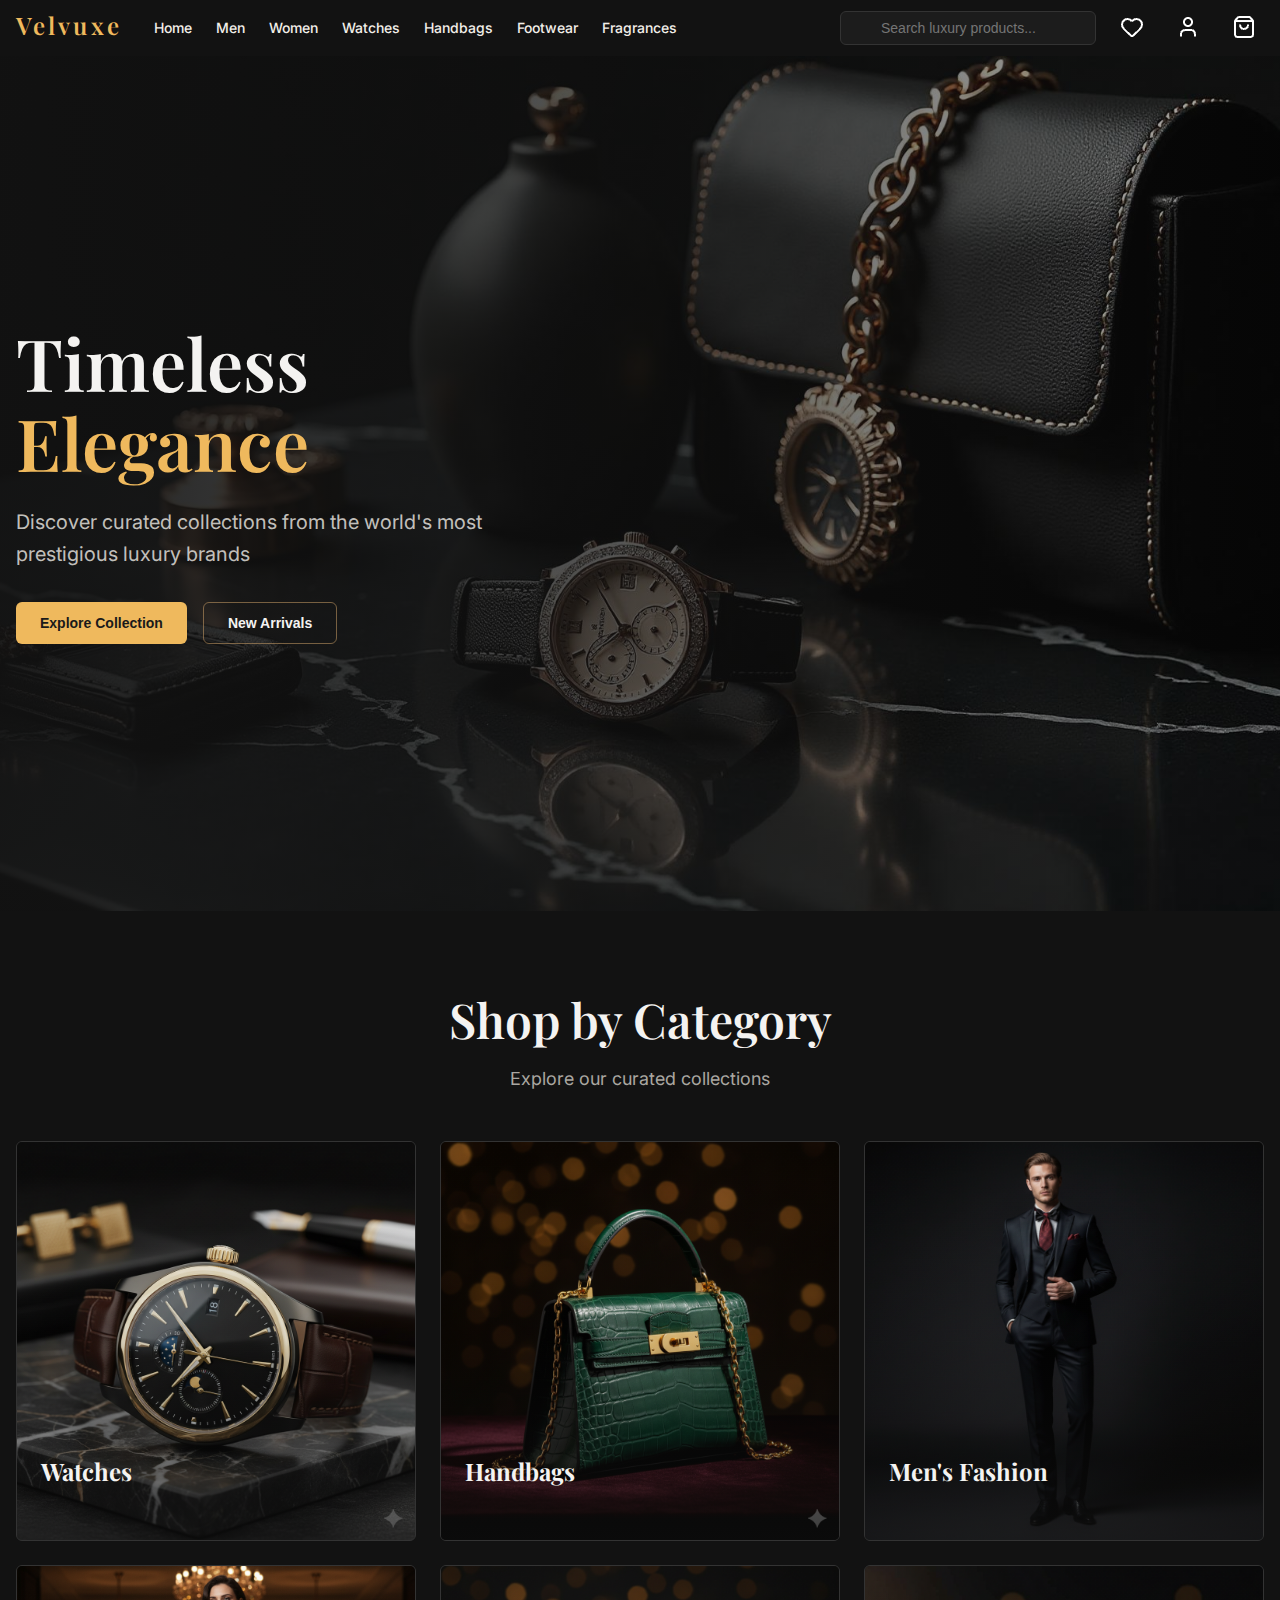
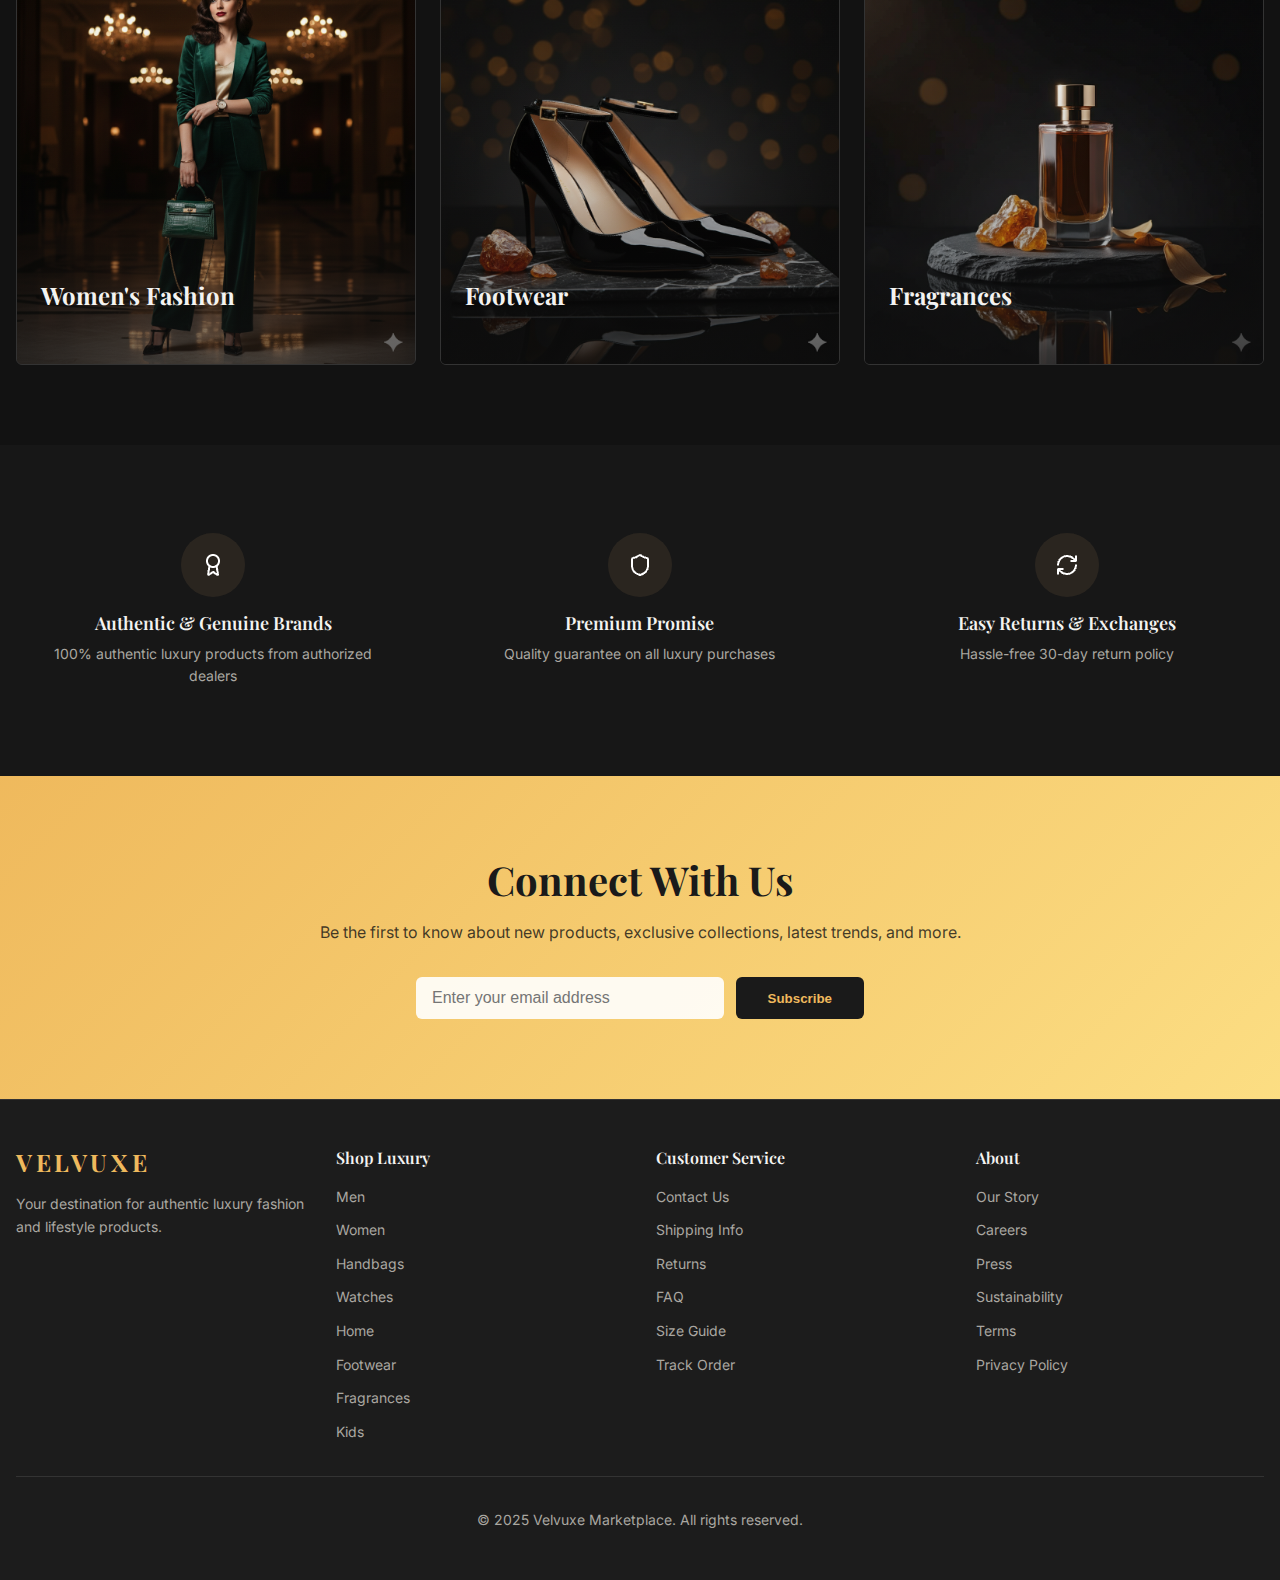
<file: index.html>
<!DOCTYPE html>
<html lang="en">
<head>
    <meta charset="utf-8">
    <meta name="viewport" content="width=device-width, initial-scale=1">
    <title>Velvuxe</title>
    <meta name="description" content="Discover authentic luxury fashion, watches and lifestyle products.">

    <link href="https://fonts.googleapis.com/css2?family=Inter:wght@300;400;500;600;700&family=Playfair+Display:wght@400;500;600;700&display=swap" rel="stylesheet">
    <link rel="stylesheet" href="style.css">
    <link rel="icon" href="images/Favicon.jpeg" type="image/jpeg">
</head>
<body>

<nav class="nav">
    <div class="nav-container">
        <div class="nav-left">
            <h1 id="logo">Velvuxe</h1>

            <ul class="nav-links">
                <li><a href="index.html">Home</a></li>
                <li><a href="Velvuxe2/men.html">Men</a></li>
                <li><a href="Velvuxe2/women.html">Women</a></li>
                <li><a href="Velvuxe2/watches.html">Watches</a></li>
                <li><a href="Velvuxe2/handbags.html">Handbags</a></li>
                <li><a href="Velvuxe2/footwear.html">Footwear</a></li>
                <li><a href="Velvuxe2/fragrances.html">Fragrances</a></li>
            </ul>
        </div>

        <div class="nav-right">
            <div class="s-container">
                <input type="search" placeholder="Search luxury products..." class="search-input">
            </div>


                <button class="nav-icon-btn">
                    <img src="images/heart.png" alt="Wishlist" class="icon">
                </button>
                <button class="nav-icon-btn">
                    <a href="login.html"><img src="images/user.png" alt="Account" class="icon"></a>
                </button>
                <button class="nav-icon-btn">
                    <img src="images/shop.png" alt="Bag" class="icon"></button>

        </div>
    </div>
</nav>

<section class="hero">
    <div class="hero-image">
    </div>
    <div class="hero-overlay">
    </div>
    <div class="hero-content">
        <h2 class="hero-title">Timeless 
            <span class="title-span">Elegance</span>
        </h2>
        <p class="hero-description">
            Discover curated collections from the world's most prestigious luxury brands
        </p>
        <div class="hero-buttons">
            <button class="button primary">Explore Collection</button>
            <button class="button outline">New Arrivals</button>
        </div>
    </div>
</section>

<section class="category-section">
    <div class="section-header">
        <h2 class="section-title">Shop by Category</h2>

        <p class="section-subtitle">Explore our curated collections</p>
    </div>
    <div class="category-grid">
        <a href="velvuxe2/watches.html" class="category-card">
            <div class="category-image-container">
                <img src="images/Watches.png" alt="Luxury Watches" class="category-image">
                <div class="category-overlay">
                </div>
                <div class="category-info">
                    <h3 class="category-name">Watches</h3>
                    <p class="category-link-text">Explore Collection →</p>
                </div>
            </div>
        </a>
        <a href="velvuxe2/handbags.html" class="category-card">
            <div class="category-image-container">
                <img src="images/handbag.png" alt="Handbags" class="category-image">
                <div class="category-overlay">
                </div>
                <div class="category-info">
                    <h3 class="category-name">Handbags</h3>
                    <p class="category-link-text">Explore Collection →</p>
                </div>
            </div>
        </a>
        <a href="velvuxe2/men.html" class="category-card">
            <div class="category-image-container">
                <img src="images/manfashion1.png" alt="Men's Fashion" class="category-image">
                <div class="category-overlay">
                </div>
                <div class="category-info">
                    <h3 class="category-name">Men's Fashion</h3>
                    <p class="category-link-text">Explore Collection →</p>
                </div>
            </div>
        </a>

        <a href="velvuxe2/women.html" class="category-card">
            <div class="category-image-container">
                <img src="images/womanfashion.png" alt="Women's Fashion" class="category-image">
                <div class="category-overlay">
                </div>
                <div class="category-info">
                    <h3 class="category-name">Women's Fashion</h3>
                    <p class="category-link-text">Explore Collection →</p>
                </div>
            </div>
        </a>

        <a href="velvuxe2/footwear.html" class="category-card">
            <div class="category-image-container">
                <img src="images/footwear.png" alt="Designer Shoes" class="category-image">
                <div class="category-overlay">
                </div>
                <div class="category-info">
                    <h3 class="category-name">Footwear</h3>
                    <p class="category-link-text">Explore Collection →</p>
                </div>
            </div>
        </a>

        <a href="velvuxe2/fragrances.html" class="category-card">
            <div class="category-image-container">
                <img src="images/fragrances.png" alt="Luxury Fragrances" class="category-image">
                <div class="category-overlay"></div>
                <div class="category-info">
                    <h3 class="category-name">Fragrances</h3>
                    <p class="category-link-text">Explore Collection →</p>
                </div>
            </div>
        </a>
    </div>
</section>

<section class="t-section">
    <div class="t-container">
        <div class="t-badge">
            <div class="b-icon"><img src="images/award.png" alt="Award" class="icon"></div>
            <h3 class="b-title">Authentic & Genuine Brands</h3>
            <p class="b-description">100% authentic luxury products from authorized dealers</p>
        </div>
        <div class="t-badge">
            <div class="b-icon"><img src="images/shield.png" alt="Shield" class="icon"></div>
            <h3 class="b-title">Premium Promise</h3>
            <p class="b-description">Quality guarantee on all luxury purchases</p>
        </div>
        <div class="t-badge">
            <div class="b-icon"><img src="images/refresh-cw.png" alt="Returns" class="icon"></div>
            <h3 class="b-title">Easy Returns & Exchanges</h3>
            <p class="b-description">Hassle-free 30-day return policy</p>
        </div>
    </div>
</section>

<section class="n-section">
    <div class="n-container">
        <h2 class="n-title">Connect With Us</h2>
        <p class="n-para">Be the first to know about new products, exclusive collections, latest trends, and more.</p>
        <form class="n-form">
            <input type="email" placeholder="Enter your email address" class="n-input" required>
            <button type="submit" class="n-btn">Subscribe</button>
        </form>
    </div>
</section>

<footer class="footer">
    <div class="f-container">
        <div class="f-grid">
            <div class="f-column">
                <h3 class="f-brand">VELVUXE</h3>
                <p class="f-description">Your destination for authentic luxury fashion and lifestyle products.</p>
            </div>

            <div class="f-column">
                <h4 class="f-heading">Shop Luxury</h4>
                <ul class="f-links">
                    <li><a>Men</a></li>
                    <li><a>Women</a></li>
                    <li><a>Handbags</a></li>
                    <li><a>Watches</a></li>
                    <li><a>Home</a></li>
                    <li><a>Footwear</a></li>
                    <li><a>Fragrances</a></li>
                    <li><a>Kids</a></li>
                </ul>
            </div>

            <div class="f-column">
                <h4 class="f-heading">Customer Service</h4>
                <ul class="f-links">
                    <li><a>Contact Us</a></li>
                    <li><a>Shipping Info</a></li>
                    <li><a>Returns</a></li>
                    <li><a>FAQ</a></li>
                    <li><a>Size Guide</a></li>
                    <li><a>Track Order</a></li>
                </ul>
            </div>

            <div class="f-column">
                <h4 class="f-heading">About</h4>
                <ul class="f-links">
                    <li><a>Our Story</a></li>
                    <li><a>Careers</a></li>
                    <li><a>Press</a></li>
                    <li><a>Sustainability</a></li>
                    <li><a>Terms</a></li>
                    <li><a>Privacy Policy</a></li>
                </ul>
            </div>
        </div>

        <div class="f-bottom">
            <p>&copy; 2025 Velvuxe Marketplace. All rights reserved.</p>
        </div>
    </div>
</footer>

</body>
</html>
</file>
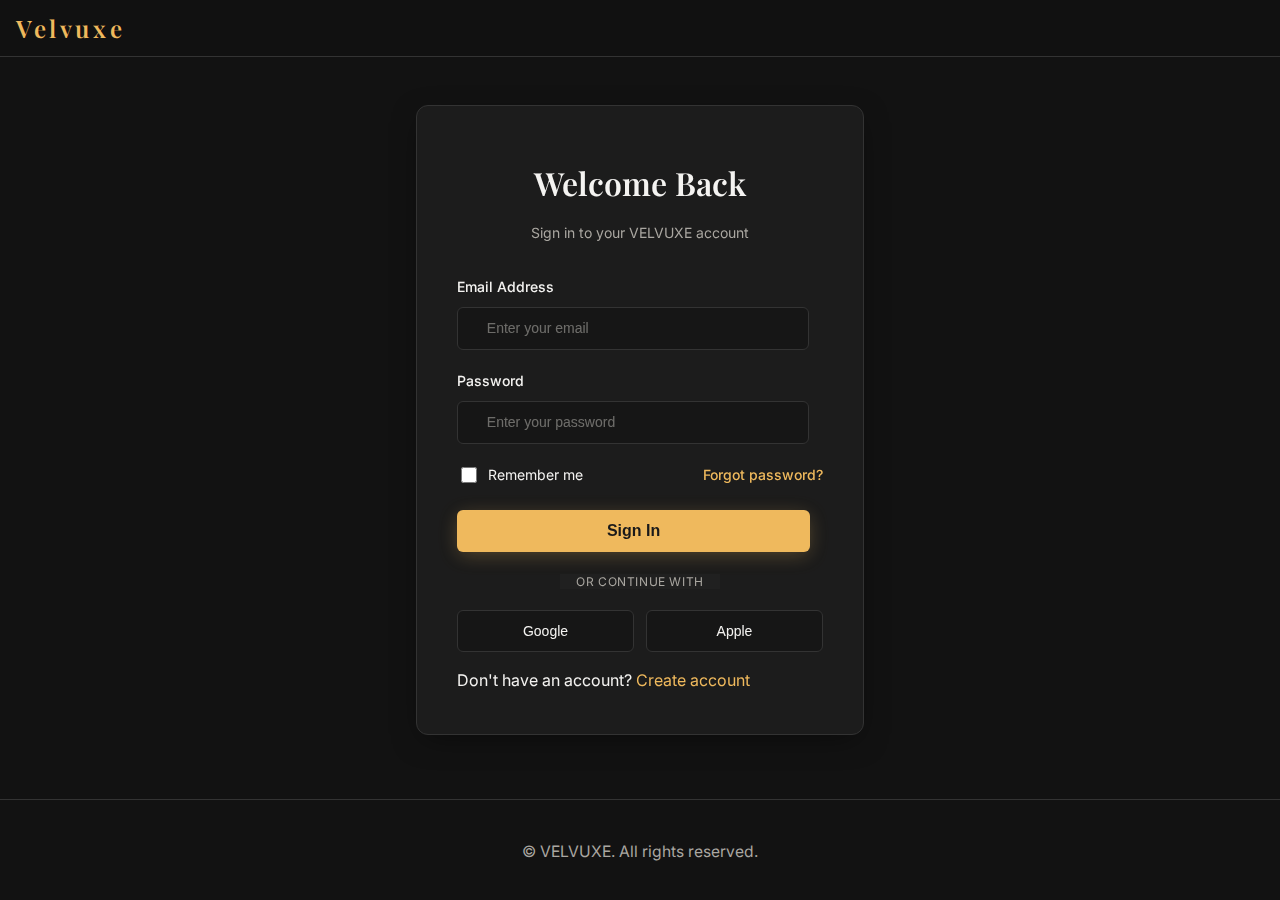
<file: login.html>
<!DOCTYPE html>
<html lang="en">
<head>
    <meta charset="UTF-8">
    <meta name="viewport" content="width=device-width, initial-scale=1.0">
    <title>Login - VELVUXE</title>
    <meta name="description" content="Sign in to your VELVUXE account for exclusive luxury shopping">

    <link href="https://fonts.googleapis.com/css2?family=Inter:wght@400;500;600;700&family=Playfair+Display:wght@600;700&display=swap" rel="stylesheet">
    <link rel="icon" href="images/Favicon.jpeg" type="image/jpeg">
    <link rel="stylesheet" href="login.css">
</head>
<body>
    <nav class="navigation">
        <div class="nav-container">
            <div class="nav-content">
                    <a href="index.html" class="logo">
                        <h1>Velvuxe</h1>
                    </a>
            </div>
        </div>
    </nav>

    <section class="login-section">
        <div class="login-container">
            <div class="login-card">
                <div class="login-header">
                    <h2 class="login-title">Welcome Back</h2>
                    <p class="login-subtitle">Sign in to your VELVUXE account</p>
                </div>

                <form>
                    <div class="form-group">
                        <label for="email" class="form-label">Email Address</label>
                        <div class="input-wrapper">
                            <input 
                                type="email" 
                                id="email" 
                                class="form-input" 
                                placeholder="Enter your email"
                                required
                            >
                        </div>
                    </div>

                    <div class="form-group">
                        <label for="password" class="form-label">Password</label>
                        <div class="input-wrapper">
                            <input 
                                type="password" 
                                id="password" 
                                class="form-input" 
                                placeholder="Enter your password"
                                required
                            >
                        </div>
                    </div>

                    <div class="form-options">
                        <label class="checkbox-label">
                            <input type="checkbox" id="remember" class="checkbox-input">
                            <span class="checkbox-text">Remember me</span>
                        </label>
                        <a href="#" class="forgot-link">Forgot password?</a>
                    </div>

                    <button type="submit" class="btn btn-primary login-btn">
                        <span>Sign In</span>
                    </button>

                    <div class="divider">
                        <span class="divider-text">or continue with</span>
                    </div>

                    <div class="social-login">
                        <button type="button" class="social-btn">
                            <span>Google</span>
                        </button>
                        <button type="button" class="social-btn">
                            <span>Apple</span>
                        </button>
                    </div>

                    <p class="signup-text">
                        Don't have an account? 
                        <a class="signup-link">Create account</a>
                    </p>
                </form>
            </div>
        </div>
    </section>
        <hr class="f-divider">
    <footer class="footer">
        <div class="footer-container">
            <div class="footer-bottom">
                <p>&copy; <span id="currentYear"></span> VELVUXE. All rights reserved.</p>
            </div>
        </div>
    </footer>
</body>
</html>
</file>
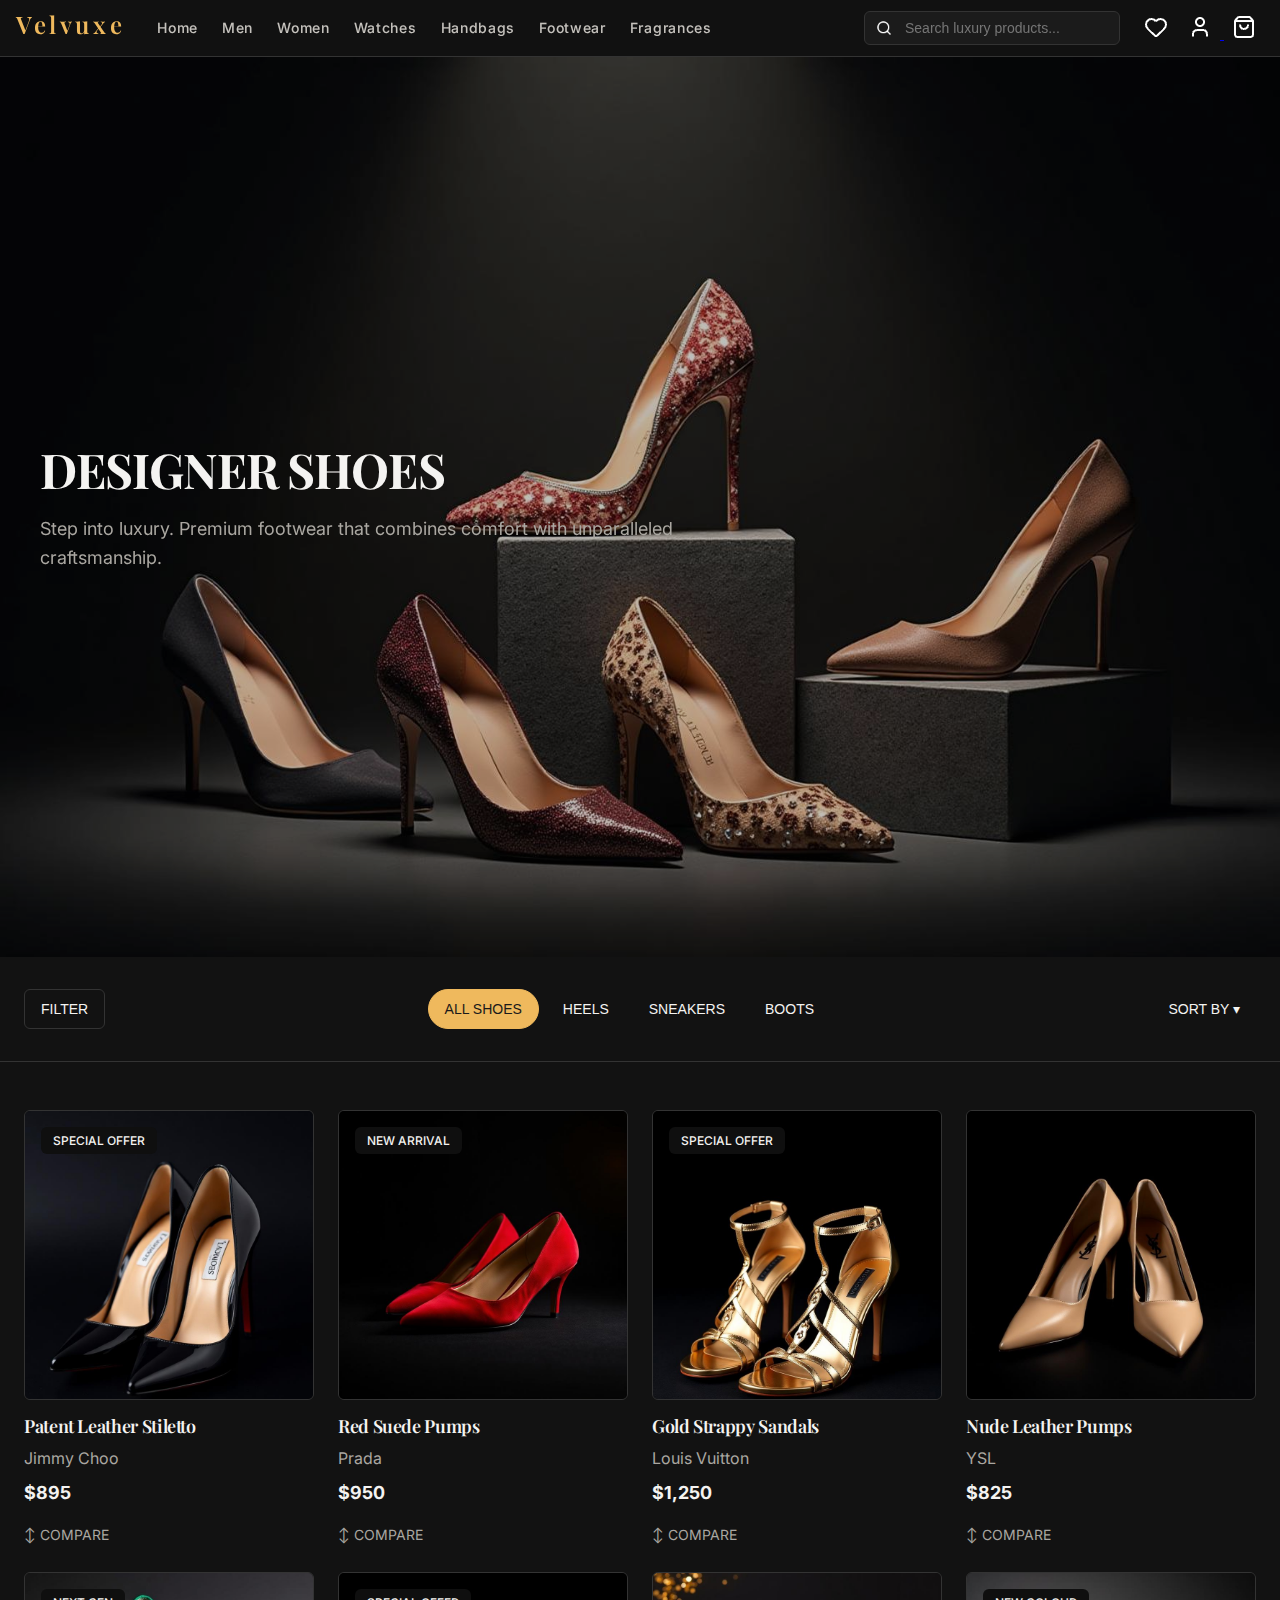
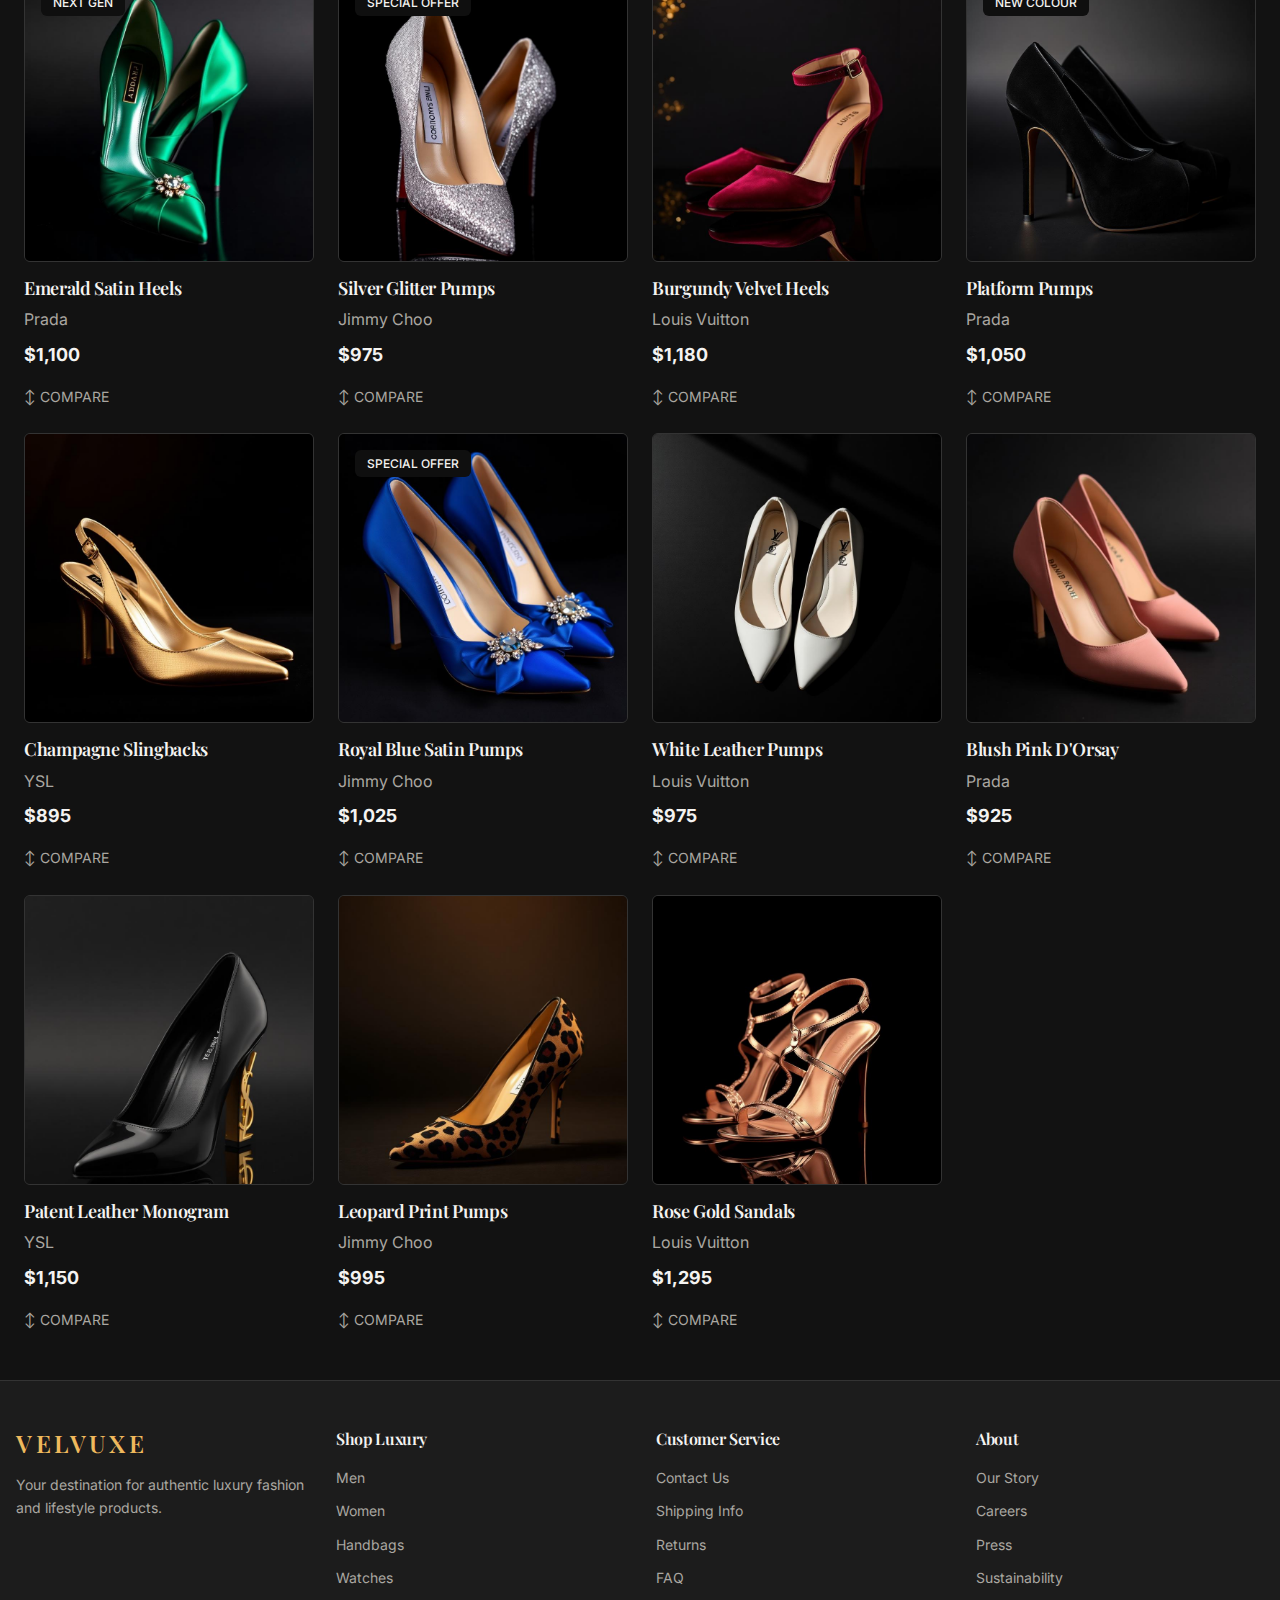
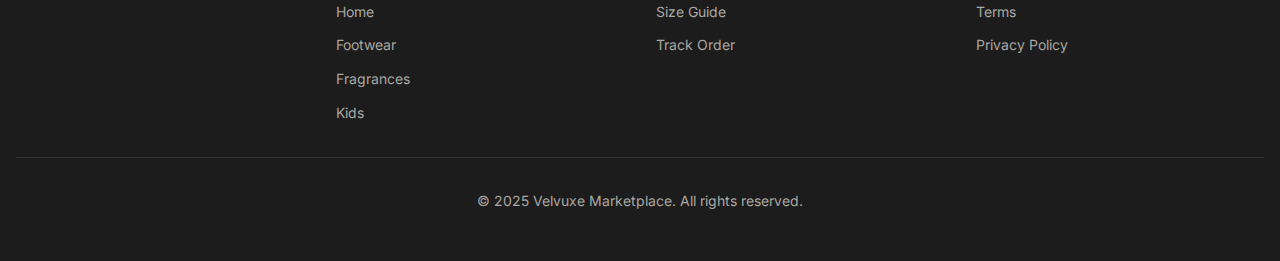
<file: Velvuxe2/footwear.html>
<!DOCTYPE html>
<html lang="en">
<head>
  <meta charset="utf-8">
  <meta name="viewport" content="width=device-width, initial-scale=1">
  <title>Designer Shoes - Velvuxe</title>
  <link rel="stylesheet" href="category-shared.css">
  <link rel="icon" href="../images/Favicon.jpeg" type="image/jpeg">
</head>
<body>
  <nav class="navigation">
    <div class="nav-container">
      <div class="nav-left">
        <a href="../index.html" class="logo"><h1>Velvuxe</h1></a>
        <ul class="nav-links">
          <li><a href="../index.html#home">Home</a></li>
          <li><a href="men.html">Men</a></li>
          <li><a href="women.html">Women</a></li>
          <li><a href="watches.html">Watches</a></li>
          <li><a href="handbags.html">Handbags</a></li>
          <li><a href="footwear.html">Footwear</a></li>
          <li><a href="fragrances.html">Fragrances</a></li>
        </ul>
      </div>

      <div class="nav-right">
        <div class="search-container">
          <img src="../images/search.png" alt="Search" class="icon search-icon">
          <input type="search" placeholder="Search luxury products..." class="search-input">
        </div>

        <div class="nav-actions">
          <button class="nav-icon-btn">
            <img src="../images/heart.png" alt="Wishlist" class="icon">
          </button>
          <a href="../login.html" class="nav-account-link">
            <button class="nav-icon-btn">
              <img src="../images/user.png" alt="Account" class="icon">
            </button>
          </a>
          <button class="nav-icon-btn">
            <img src="../images/shop.png" alt="Bag" class="icon">
          </button>
        </div>
      </div>
    </div>
  </nav>

  <div class="page">
    <section class="image-hero">
      <div class="hero-image" style="background-image: url('../images/hero-heels-4.jpg');"></div>
      <div class="hero-overlay"></div>
      <div class="hero-content">
        <div class="container">
          <h1>DESIGNER SHOES</h1>
          <p>Step into luxury. Premium footwear that combines comfort with unparalleled craftsmanship.</p>
        </div>
      </div>
    </section>

    <section class="filters">
      <div class="container">
        <div class="filter-row">
          <button class="btn">
            FILTER
          </button>
          
          <div class="filter-buttons">
            <button class="btn btn-rounded active">ALL SHOES</button>
            <button class="btn btn-rounded btn-ghost">HEELS</button>
            <button class="btn btn-rounded btn-ghost">SNEAKERS</button>
            <button class="btn btn-rounded btn-ghost">BOOTS</button>
          </div>

          <button class="btn btn-ghost">SORT BY ▾</button>
        </div>
      </div>
    </section>

    <section class="products">
      <div class="container">
        <div class="product-grid">
          <a href="#" class="product-card">
            <div class="product-image-wrap">
              <div class="product-badge">SPECIAL OFFER</div>
              <img src="../images/footwear/heel-1-main%20(1).jpg" alt="Jimmy Choo Patent Leather Stiletto" class="img-default">
              <img src="../images/footwear/heel-1-hover%20(1).jpg" alt="Jimmy Choo Patent Leather Stiletto" class="img-hover">
            </div>
            <h3>Patent Leather Stiletto</h3>
            <p class="product-desc">Jimmy Choo</p>
            <p class="product-price">$895</p>
            <span class="product-compare">↕ COMPARE</span>
          </a>

          <a href="#" class="product-card">
            <div class="product-image-wrap">
              <div class="product-badge">NEW ARRIVAL</div>
              <img src="../images/footwear/heel-2-main.jpg" alt="Prada Red Suede Pumps" class="img-default">
              <img src="../images/footwear/heel-2-hover.jpg" alt="Prada Red Suede Pumps" class="img-hover">
            </div>
            <h3>Red Suede Pumps</h3>
            <p class="product-desc">Prada</p>
            <p class="product-price">$950</p>
            <span class="product-compare">↕ COMPARE</span>
          </a>

          <a href="#" class="product-card">
            <div class="product-image-wrap">
              <div class="product-badge">SPECIAL OFFER</div>
              <img src="../images/footwear/heel-3-main.jpg" alt="Louis Vuitton Gold Strappy Sandals" class="img-default">
              <img src="../images/footwear/heel-3-hover.jpg" alt="Louis Vuitton Gold Strappy Sandals" class="img-hover">
            </div>
            <h3>Gold Strappy Sandals</h3>
            <p class="product-desc">Louis Vuitton</p>
            <p class="product-price">$1,250</p>
            <span class="product-compare">↕ COMPARE</span>
          </a>

          <a href="#" class="product-card">
            <div class="product-image-wrap">
              <img src="../images/footwear/heel-4-main.jpg" alt="YSL Nude Leather Pumps" class="img-default">
              <img src="../images/footwear/heel-4-hover.jpg" alt="YSL Nude Leather Pumps" class="img-hover">
            </div>
            <h3>Nude Leather Pumps</h3>
            <p class="product-desc">YSL</p>
            <p class="product-price">$825</p>
            <span class="product-compare">↕ COMPARE</span>
          </a>

          <a href="#" class="product-card">
            <div class="product-image-wrap">
              <div class="product-badge">NEXT GEN</div>
              <img src="../images/footwear/heel-5-main.jpg" alt="Prada Emerald Satin Heels" class="img-default">
              <img src="../images/footwear/heel-5-hover.jpg" alt="Prada Emerald Satin Heels" class="img-hover">
            </div>
            <h3>Emerald Satin Heels</h3>
            <p class="product-desc">Prada</p>
            <p class="product-price">$1,100</p>
            <span class="product-compare">↕ COMPARE</span>
          </a>

          <a href="#" class="product-card">
            <div class="product-image-wrap">
              <div class="product-badge">SPECIAL OFFER</div>
              <img src="../images/footwear/heel-6-main.jpg" alt="Jimmy Choo Silver Glitter Pumps" class="img-default">
              <img src="../images/footwear/heel-6-hover.jpg" alt="Jimmy Choo Silver Glitter Pumps" class="img-hover">
            </div>
            <h3>Silver Glitter Pumps</h3>
            <p class="product-desc">Jimmy Choo</p>
            <p class="product-price">$975</p>
            <span class="product-compare">↕ COMPARE</span>
          </a>

          <a href="#" class="product-card">
            <div class="product-image-wrap">
              <img src="../images/footwear/heel-7-main.jpg" alt="Louis Vuitton Burgundy Velvet Heels" class="img-default">
              <img src="../images/footwear/heel-7-hover.jpg" alt="Louis Vuitton Burgundy Velvet Heels" class="img-hover">
            </div>
            <h3>Burgundy Velvet Heels</h3>
            <p class="product-desc">Louis Vuitton</p>
            <p class="product-price">$1,180</p>
            <span class="product-compare">↕ COMPARE</span>
          </a>

          <a href="#" class="product-card">
            <div class="product-image-wrap">
              <div class="product-badge">NEW COLOUR</div>
              <img src="../images/footwear/heel-8-main.jpg" alt="Prada Platform Pumps" class="img-default">
              <img src="../images/footwear/heel-8-hover.jpg" alt="Prada Platform Pumps" class="img-hover">
            </div>
            <h3>Platform Pumps</h3>
            <p class="product-desc">Prada</p>
            <p class="product-price">$1,050</p>
            <span class="product-compare">↕ COMPARE</span>
          </a>

          <a href="#" class="product-card">
            <div class="product-image-wrap">
              <img src="../images/footwear/heel-9-main.jpg" alt="YSL Champagne Slingbacks" class="img-default">
              <img src="../images/footwear/heel-9-hover.jpg" alt="YSL Champagne Slingbacks" class="img-hover">
            </div>
            <h3>Champagne Slingbacks</h3>
            <p class="product-desc">YSL</p>
            <p class="product-price">$895</p>
            <span class="product-compare">↕ COMPARE</span>
          </a>

          <a href="#" class="product-card">
            <div class="product-image-wrap">
              <div class="product-badge">SPECIAL OFFER</div>
              <img src="../images/footwear/heel-10-main%20(1).jpg" alt="Jimmy Choo Royal Blue Satin Pumps" class="img-default">
              <img src="../images/footwear/heel-10-hover%20(1).jpg" alt="Jimmy Choo Royal Blue Satin Pumps" class="img-hover">
            </div>
            <h3>Royal Blue Satin Pumps</h3>
            <p class="product-desc">Jimmy Choo</p>
            <p class="product-price">$1,025</p>
            <span class="product-compare">↕ COMPARE</span>
          </a>

          <a href="#" class="product-card">
            <div class="product-image-wrap">
              <img src="../images/footwear/heel-11-main.jpg" alt="Louis Vuitton White Leather Pumps" class="img-default">
              <img src="../images/footwear/heel-11-hover.jpg" alt="Louis Vuitton White Leather Pumps" class="img-hover">
            </div>
            <h3>White Leather Pumps</h3>
            <p class="product-desc">Louis Vuitton</p>
            <p class="product-price">$975</p>
            <span class="product-compare">↕ COMPARE</span>
          </a>

          <a href="#" class="product-card">
            <div class="product-image-wrap">
              <img src="../images/footwear/heel-12-main.jpg" alt="Prada Blush Pink D'Orsay" class="img-default">
              <img src="../images/footwear/heel-12-hover.jpg" alt="Prada Blush Pink D'Orsay" class="img-hover">
            </div>
            <h3>Blush Pink D'Orsay</h3>
            <p class="product-desc">Prada</p>
            <p class="product-price">$925</p>
            <span class="product-compare">↕ COMPARE</span>
          </a>

          <a href="#" class="product-card">
            <div class="product-image-wrap">
              <img src="../images/footwear/heel-13-main.jpg" alt="YSL Patent Leather Monogram" class="img-default">
              <img src="../images/footwear/heel-13-hover%20(2).jpg" alt="YSL Patent Leather Monogram" class="img-hover">
            </div>
            <h3>Patent Leather Monogram</h3>
            <p class="product-desc">YSL</p>
            <p class="product-price">$1,150</p>
            <span class="product-compare">↕ COMPARE</span>
          </a>

          <a href="#" class="product-card">
            <div class="product-image-wrap">
              <img src="../images/footwear/heel-14-main.jpg" alt="Jimmy Choo Leopard Print Pumps" class="img-default">
              <img src="../images/footwear/heel-14-hover.jpg" alt="Jimmy Choo Leopard Print Pumps" class="img-hover">
            </div>
            <h3>Leopard Print Pumps</h3>
            <p class="product-desc">Jimmy Choo</p>
            <p class="product-price">$995</p>
            <span class="product-compare">↕ COMPARE</span>
          </a>

          <a href="#" class="product-card">
            <div class="product-image-wrap">
              <img src="../images/footwear/heel-15-main.jpg" alt="Louis Vuitton Rose Gold Sandals" class="img-default">
              <img src="../images/footwear/heel-15-hover.jpg" alt="Louis Vuitton Rose Gold Sandals" class="img-hover">
            </div>
            <h3>Rose Gold Sandals</h3>
            <p class="product-desc">Louis Vuitton</p>
            <p class="product-price">$1,295</p>
            <span class="product-compare">↕ COMPARE</span>
          </a>
        </div>
      </div>
    </section>
  </div>

  <footer class="footer">
     <div class="f-container">
        <div class="f-grid">
            <div class="f-column">
                <h3 class="f-brand">VELVUXE</h3>
                <p class="f-description">Your destination for authentic luxury fashion and lifestyle products.</p>
            </div>

            <div class="f-column">
                <h4 class="f-heading">Shop Luxury</h4>
                <ul class="f-links">
                    <li><a>Men</a></li>
                    <li><a>Women</a></li>
                    <li><a>Handbags</a></li>
                    <li><a>Watches</a></li>
                    <li><a>Home</a></li>
                    <li><a>Footwear</a></li>
                    <li><a>Fragrances</a></li>
                    <li><a>Kids</a></li>
                </ul>
            </div>

            <div class="f-column">
                <h4 class="f-heading">Customer Service</h4>
                <ul class="f-links">
                    <li><a>Contact Us</a></li>
                    <li><a>Shipping Info</a></li>
                    <li><a>Returns</a></li>
                    <li><a>FAQ</a></li>
                    <li><a>Size Guide</a></li>
                    <li><a>Track Order</a></li>
                </ul>
            </div>

            <div class="f-column">
                <h4 class="f-heading">About</h4>
                <ul class="f-links">
                    <li><a>Our Story</a></li>
                    <li><a>Careers</a></li>
                    <li><a>Press</a></li>
                    <li><a>Sustainability</a></li>
                    <li><a>Terms</a></li>
                    <li><a>Privacy Policy</a></li>
                </ul>
            </div>
        </div>

        <div class="f-bottom">
            <p>&copy; 2025 Velvuxe Marketplace. All rights reserved.</p>
        </div>
    </div>
</footer>
  </footer>
</body>
</html>
</file>
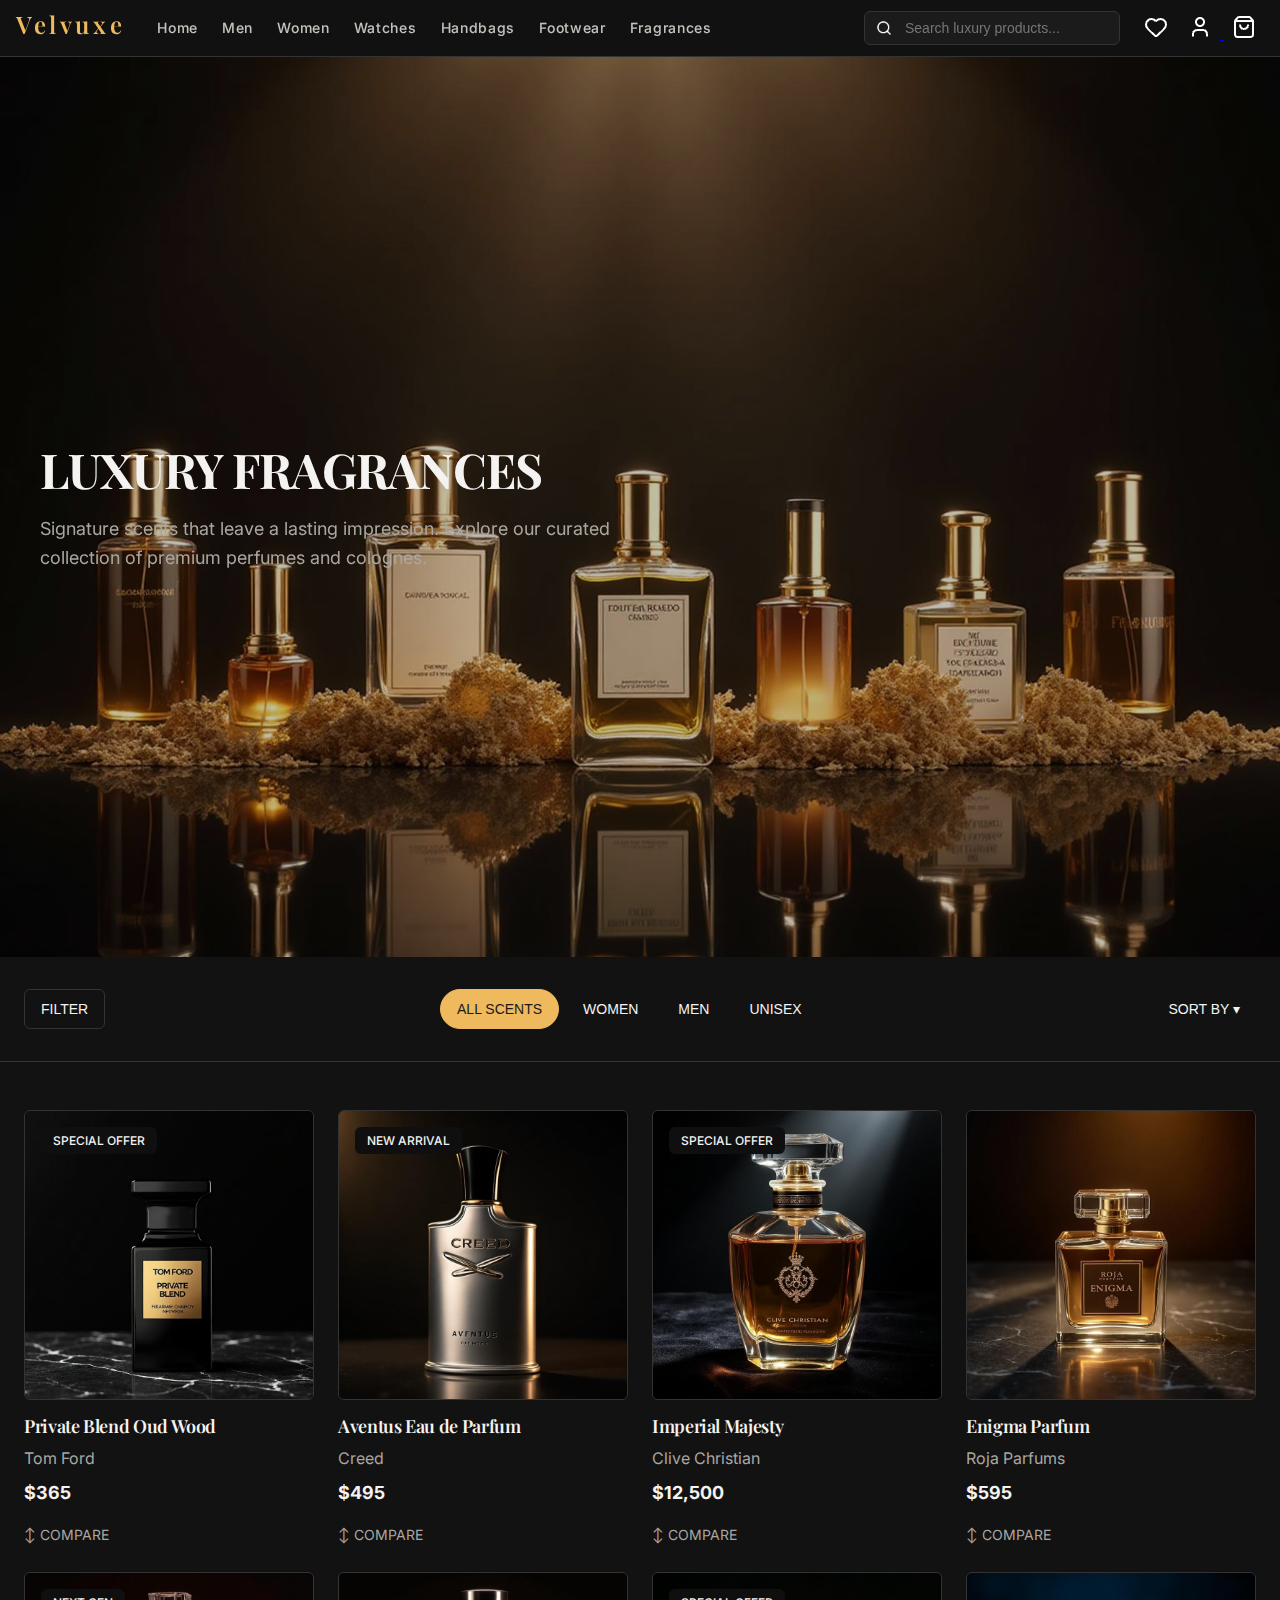
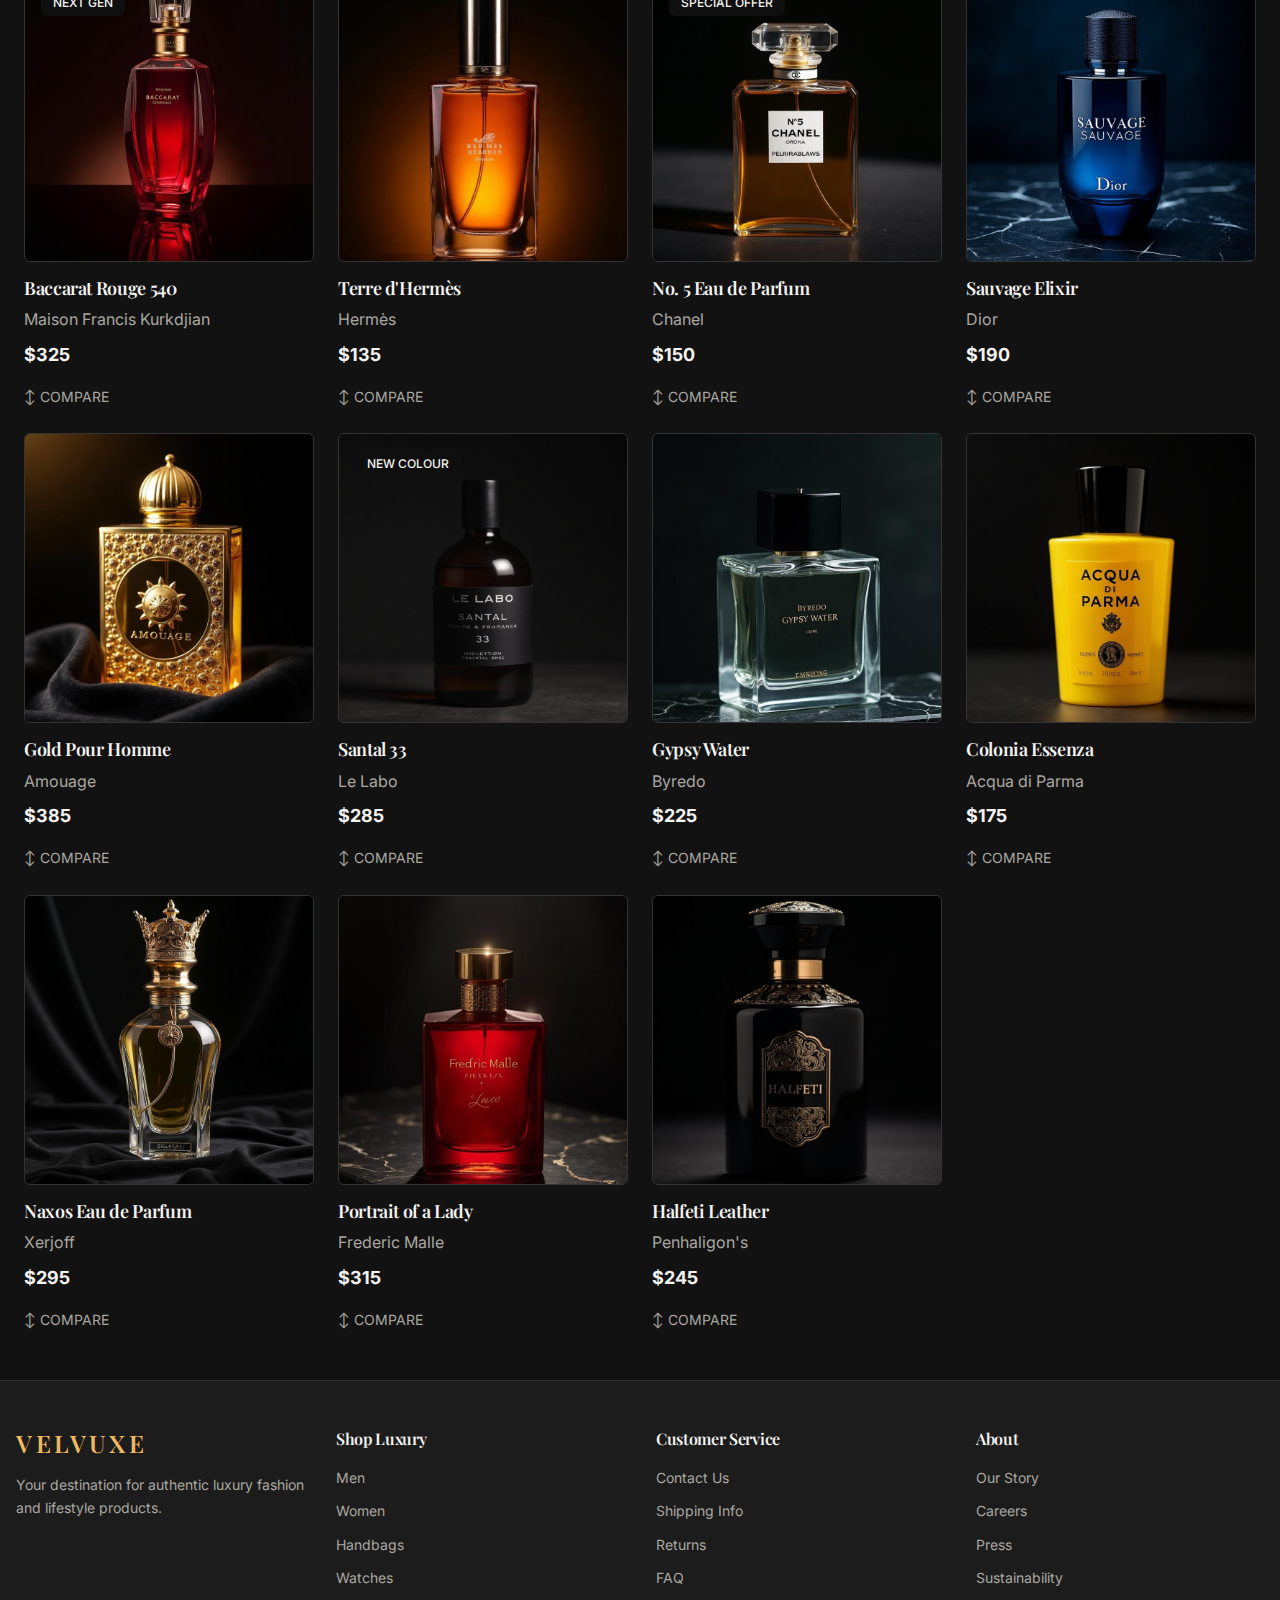
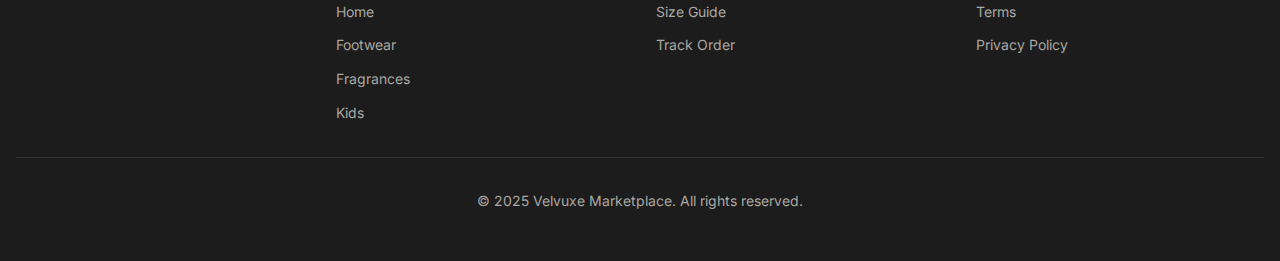
<file: Velvuxe2/fragrances.html>
<!DOCTYPE html>
<html lang="en">
<head>
  <meta charset="utf-8">
  <meta name="viewport" content="width=device-width, initial-scale=1">
  <title>Luxury Fragrances - Velvuxe</title>
  <link rel="stylesheet" href="category-shared.css">
  <link rel="icon" href="../images/Favicon.jpeg" type="image/jpeg">
</head>
<body>
  <nav class="navigation">
    <div class="nav-container">
      <div class="nav-left">
        <a href="../index.html" class="logo"><h1>Velvuxe</h1></a>
        <ul class="nav-links">
          <li><a href="../index.html#home">Home</a></li>
          <li><a href="men.html">Men</a></li>
          <li><a href="women.html">Women</a></li>
          <li><a href="watches.html">Watches</a></li>
          <li><a href="handbags.html">Handbags</a></li>
          <li><a href="footwear.html">Footwear</a></li>
          <li><a href="fragrances.html">Fragrances</a></li>
        </ul>
      </div>

      <div class="nav-right">
        <div class="search-container">
          <img src="../images/search.png" alt="Search" class="icon search-icon">
          <input type="search" placeholder="Search luxury products..." class="search-input">
        </div>

        <div class="nav-actions">
          <button class="nav-icon-btn">
            <img src="../images/heart.png" alt="Wishlist" class="icon">
          </button>
          <a href="../login.html" class="nav-account-link">
            <button class="nav-icon-btn">
              <img src="../images/user.png" alt="Account" class="icon">
            </button>
          </a>
          <button class="nav-icon-btn" aria-label="Shopping Bag">
            <img src="../images/shop.png" alt="Bag" class="icon">
          </button>
        </div>
      </div>
    </div>
  </nav>

    <section class="image-hero">
      <div class="hero-image" style="background-image: url('../images/hero-fragrances.jpg');"></div>
      <div class="hero-overlay"></div>
      <div class="hero-content">
        <div class="container">
          <h1>LUXURY FRAGRANCES</h1>
          <p>Signature scents that leave a lasting impression. Explore our curated collection of premium perfumes and colognes.</p>
        </div>
      </div>
    </section>

  <div class="page">
    <section class="filters">
      <div class="container">
        <div class="filter-row">
          <button class="btn">
            FILTER
          </button>
          
          <div class="filter-buttons">
            <button class="btn btn-rounded active">ALL SCENTS</button>
            <button class="btn btn-rounded btn-ghost">WOMEN</button>
            <button class="btn btn-rounded btn-ghost">MEN</button>
            <button class="btn btn-rounded btn-ghost">UNISEX</button>
          </div>

          <button class="btn btn-ghost">SORT BY ▾</button>
        </div>
      </div>
    </section>

    <section class="products">
      <div class="container">
        <div class="product-grid">
          <a href="#" class="product-card">
            <div class="product-image-wrap">
              <div class="product-badge">SPECIAL OFFER</div>
              <img src="../images/fragrances/fragrance-1-main.jpg" alt="Tom Ford Private Blend Oud Wood" class="img-default">
              <img src="../images/fragrances/fragrance-1-hover.jpg" alt="Tom Ford Private Blend Oud Wood" class="img-hover">
            </div>
            <h3>Private Blend Oud Wood</h3>
            <p class="product-desc">Tom Ford</p>
            <p class="product-price">$365</p>
            <span class="product-compare">↕ COMPARE</span>
          </a>

          <a href="#" class="product-card">
            <div class="product-image-wrap">
              <div class="product-badge">NEW ARRIVAL</div>
              <img src="../images/fragrances/fragrance-2-main.jpg" alt="Creed Aventus" class="img-default">
              <img src="../images/fragrances/fragrance-2-hover.jpg" alt="Creed Aventus" class="img-hover">
            </div>
            <h3>Aventus Eau de Parfum</h3>
            <p class="product-desc">Creed</p>
            <p class="product-price">$495</p>
            <span class="product-compare">↕ COMPARE</span>
          </a>

          <a href="#" class="product-card">
            <div class="product-image-wrap">
              <div class="product-badge">SPECIAL OFFER</div>
              <img src="../images/fragrances/fragrance-3-main.jpg" alt="Clive Christian Imperial Majesty" class="img-default">
              <img src="../images/fragrances/fragrance-3-hover.jpg" alt="Clive Christian Imperial Majesty" class="img-hover">
            </div>
            <h3>Imperial Majesty</h3>
            <p class="product-desc">Clive Christian</p>
            <p class="product-price">$12,500</p>
            <span class="product-compare">↕ COMPARE</span>
          </a>

          <a href="#" class="product-card">
            <div class="product-image-wrap">
              <img src="../images/fragrances/fragrance-4-main.jpg" alt="Roja Parfums Enigma Parfum" class="img-default">
              <img src="../images/fragrances/fragrance-4-hover.jpg" alt="Roja Parfums Enigma Parfum" class="img-hover">
            </div>
            <h3>Enigma Parfum</h3>
            <p class="product-desc">Roja Parfums</p>
            <p class="product-price">$595</p>
            <span class="product-compare">↕ COMPARE</span>
          </a>

          <a href="#" class="product-card">
            <div class="product-image-wrap">
              <div class="product-badge">NEXT GEN</div>
              <img src="../images/fragrances/fragrance-5-main.jpg" alt="Baccarat Rouge 540" class="img-default">
              <img src="../images/fragrances/fragrance-5-hover.jpg" alt="Baccarat Rouge 540" class="img-hover">
            </div>
            <h3>Baccarat Rouge 540</h3>
            <p class="product-desc">Maison Francis Kurkdjian</p>
            <p class="product-price">$325</p>
            <span class="product-compare">↕ COMPARE</span>
          </a>

          <a href="#" class="product-card">
            <div class="product-image-wrap">
              <img src="../images/fragrances/fragrance-6-main.jpg" alt="Hermès Terre d'Hermès" class="img-default">
              <img src="../images/fragrances/fragrance-6-hover.jpg" alt="Hermès Terre d'Hermès" class="img-hover">
            </div>
            <h3>Terre d'Hermès</h3>
            <p class="product-desc">Hermès</p>
            <p class="product-price">$135</p>
            <span class="product-compare">↕ COMPARE</span>
          </a>

          <a href="#" class="product-card">
            <div class="product-image-wrap">
              <div class="product-badge">SPECIAL OFFER</div>
              <img src="../images/fragrances/fragrance-7-main.jpg" alt="Chanel No. 5" class="img-default">
              <img src="../images/fragrances/fragrance-7-hover.jpg" alt="Chanel No. 5" class="img-hover">
            </div>
            <h3>No. 5 Eau de Parfum</h3>
            <p class="product-desc">Chanel</p>
            <p class="product-price">$150</p>
            <span class="product-compare">↕ COMPARE</span>
          </a>

          <a href="#" class="product-card">
            <div class="product-image-wrap">
              <img src="../images/fragrances/fragrance-8-main.jpg" alt="Dior Sauvage Elixir" class="img-default">
              <img src="../images/fragrances/fragrance-8-hover.jpg" alt="Dior Sauvage Elixir" class="img-hover">
            </div>
            <h3>Sauvage Elixir</h3>
            <p class="product-desc">Dior</p>
            <p class="product-price">$190</p>
            <span class="product-compare">↕ COMPARE</span>
          </a>

          <a href="#" class="product-card">
            <div class="product-image-wrap">
              <img src="../images/fragrances/fragrance-9-main.jpg" alt="Amouage Gold Pour Homme" class="img-default">
              <img src="../images/fragrances/fragrance-9-hover.jpg" alt="Amouage Gold Pour Homme" class="img-hover">
            </div>
            <h3>Gold Pour Homme</h3>
            <p class="product-desc">Amouage</p>
            <p class="product-price">$385</p>
            <span class="product-compare">↕ COMPARE</span>
          </a>

          <a href="#" class="product-card">
            <div class="product-image-wrap">
              <div class="product-badge">NEW COLOUR</div>
              <img src="../images/fragrances/fragrance-10-main.jpg" alt="Le Labo Santal 33" class="img-default">
              <img src="../images/fragrances/fragrance-10-hover.jpg" alt="Le Labo Santal 33" class="img-hover">
            </div>
            <h3>Santal 33</h3>
            <p class="product-desc">Le Labo</p>
            <p class="product-price">$285</p>
            <span class="product-compare">↕ COMPARE</span>
          </a>

          <a href="#" class="product-card">
            <div class="product-image-wrap">
              <img src="../images/fragrances/fragrance-11-main.jpg" alt="Byredo Gypsy Water" class="img-default">
              <img src="../images/fragrances/fragrance-11-hover.jpg" alt="Byredo Gypsy Water" class="img-hover">
            </div>
            <h3>Gypsy Water</h3>
            <p class="product-desc">Byredo</p>
            <p class="product-price">$225</p>
            <span class="product-compare">↕ COMPARE</span>
          </a>

          <a href="#" class="product-card">
            <div class="product-image-wrap">
              <img src="../images/fragrances/fragrance-12-main.jpg" alt="Acqua di Parma Colonia Essenza" class="img-default">
              <img src="../images/fragrances/fragrance-12-hover.jpg" alt="Acqua di Parma Colonia Essenza" class="img-hover">
            </div>
            <h3>Colonia Essenza</h3>
            <p class="product-desc">Acqua di Parma</p>
            <p class="product-price">$175</p>
            <span class="product-compare">↕ COMPARE</span>
          </a>

          <a href="#" class="product-card">
            <div class="product-image-wrap">
              <img src="../images/fragrances/fragrance-13-main.jpg" alt="Xerjoff Naxos" class="img-default">
              <img src="../images/fragrances/fragrance-13-hover.jpg" alt="Xerjoff Naxos" class="img-hover">
            </div>
            <h3>Naxos Eau de Parfum</h3>
            <p class="product-desc">Xerjoff</p>
            <p class="product-price">$295</p>
            <span class="product-compare">↕ COMPARE</span>
          </a>

          <a href="#" class="product-card">
            <div class="product-image-wrap">
              <img src="../images/fragrances/fragrance-14-main.jpg" alt="Portrait of a Lady" class="img-default">
              <img src="../images/fragrances/fragrance-14-hover.jpg" alt="Portrait of a Lady" class="img-hover">
            </div>
            <h3>Portrait of a Lady</h3>
            <p class="product-desc">Frederic Malle</p>
            <p class="product-price">$315</p>
            <span class="product-compare">↕ COMPARE</span>
          </a>

          <a href="#" class="product-card">
            <div class="product-image-wrap">
              <img src="../images/fragrances/fragrance-15-main.jpg" alt="Penhaligon's Halfeti Leather" class="img-default">
              <img src="../images/fragrances/fragrance-15-hover.jpg" alt="Penhaligon's Halfeti Leather" class="img-hover">
            </div>
            <h3>Halfeti Leather</h3>
            <p class="product-desc">Penhaligon's</p>
            <p class="product-price">$245</p>
            <span class="product-compare">↕ COMPARE</span>
          </a>
        </div>
      </div>
    </section>
  </div>

  <footer class="footer">
     <div class="f-container">
        <div class="f-grid">
            <div class="f-column">
                <h3 class="f-brand">VELVUXE</h3>
                <p class="f-description">Your destination for authentic luxury fashion and lifestyle products.</p>
            </div>

            <div class="f-column">
                <h4 class="f-heading">Shop Luxury</h4>
                <ul class="f-links">
                    <li><a>Men</a></li>
                    <li><a>Women</a></li>
                    <li><a>Handbags</a></li>
                    <li><a>Watches</a></li>
                    <li><a>Home</a></li>
                    <li><a>Footwear</a></li>
                    <li><a>Fragrances</a></li>
                    <li><a>Kids</a></li>
                </ul>
            </div>

            <div class="f-column">
                <h4 class="f-heading">Customer Service</h4>
                <ul class="f-links">
                    <li><a>Contact Us</a></li>
                    <li><a>Shipping Info</a></li>
                    <li><a>Returns</a></li>
                    <li><a>FAQ</a></li>
                    <li><a>Size Guide</a></li>
                    <li><a>Track Order</a></li>
                </ul>
            </div>

            <div class="f-column">
                <h4 class="f-heading">About</h4>
                <ul class="f-links">
                    <li><a>Our Story</a></li>
                    <li><a>Careers</a></li>
                    <li><a>Press</a></li>
                    <li><a>Sustainability</a></li>
                    <li><a>Terms</a></li>
                    <li><a>Privacy Policy</a></li>
                </ul>
            </div>
        </div>

        <div class="f-bottom">
            <p>&copy; 2025 Velvuxe Marketplace. All rights reserved.</p>
        </div>
    </div>
</footer>
</body>
</html>
</file>
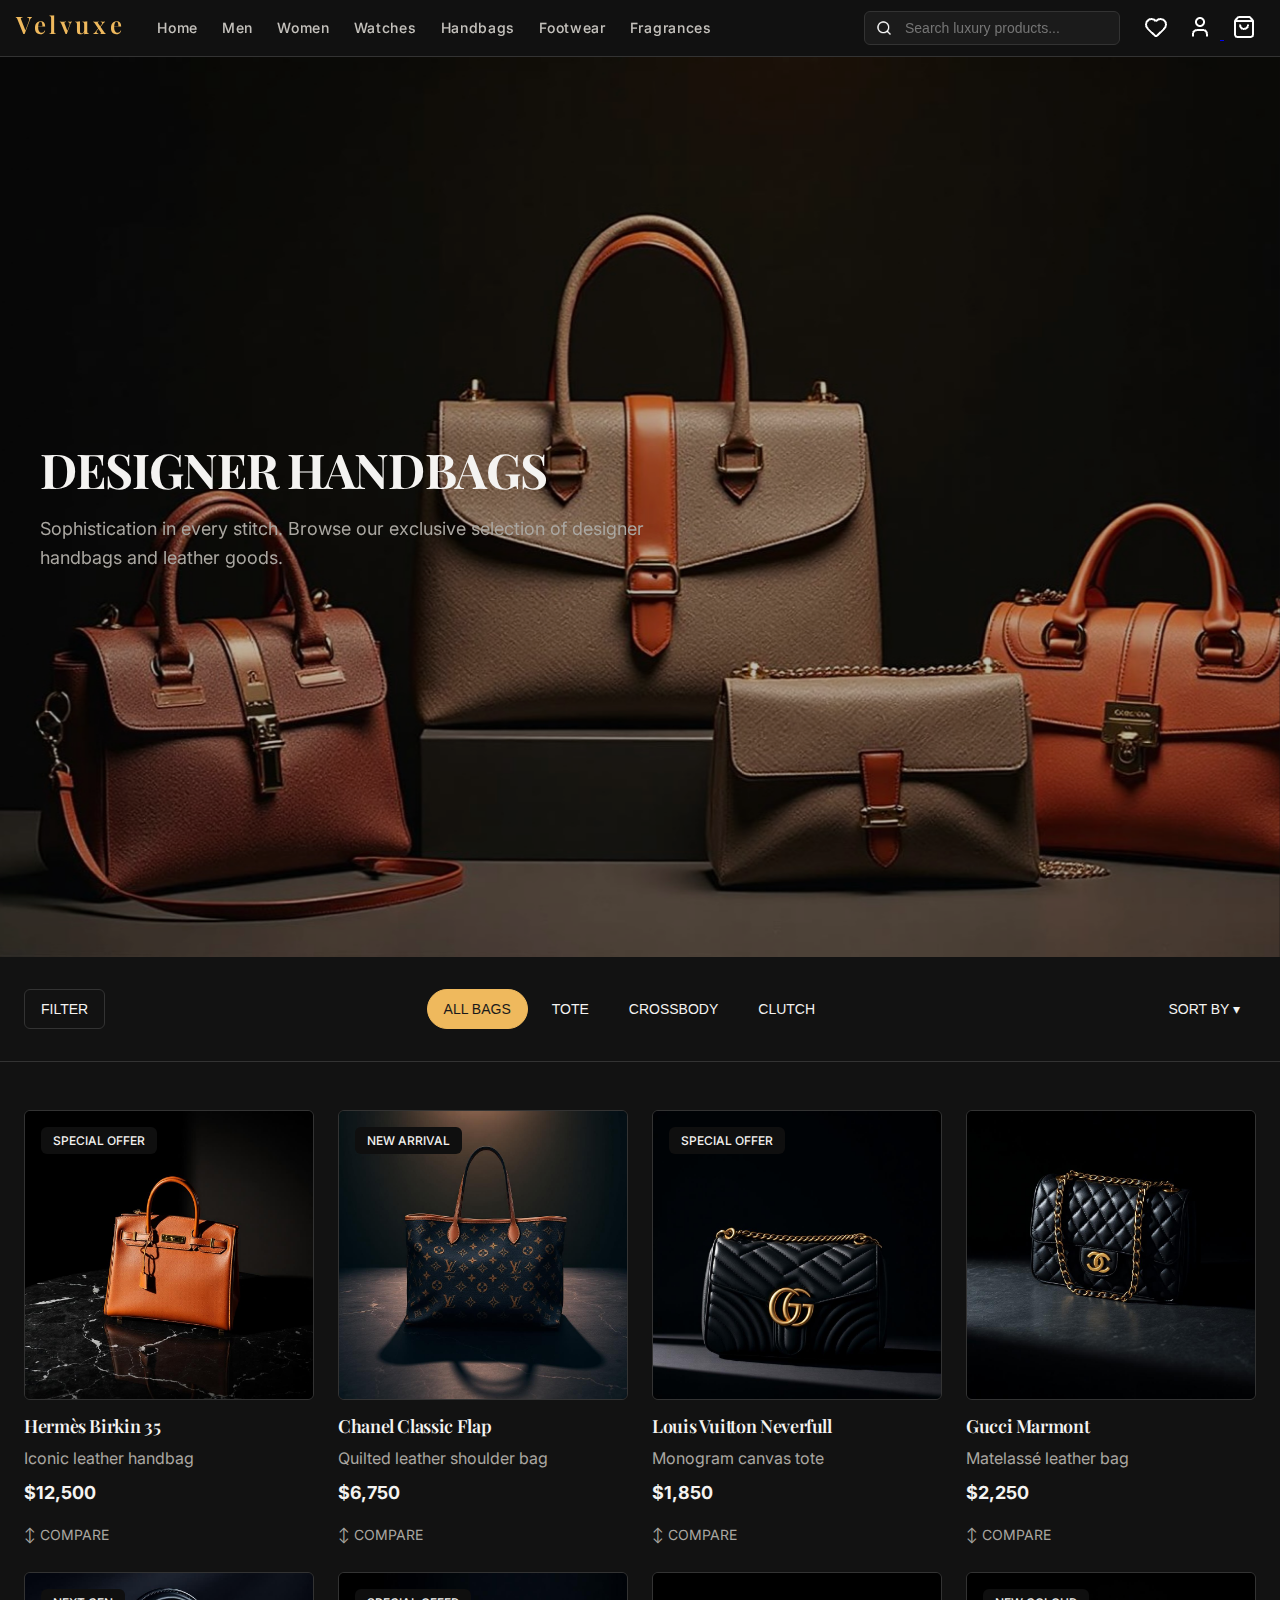
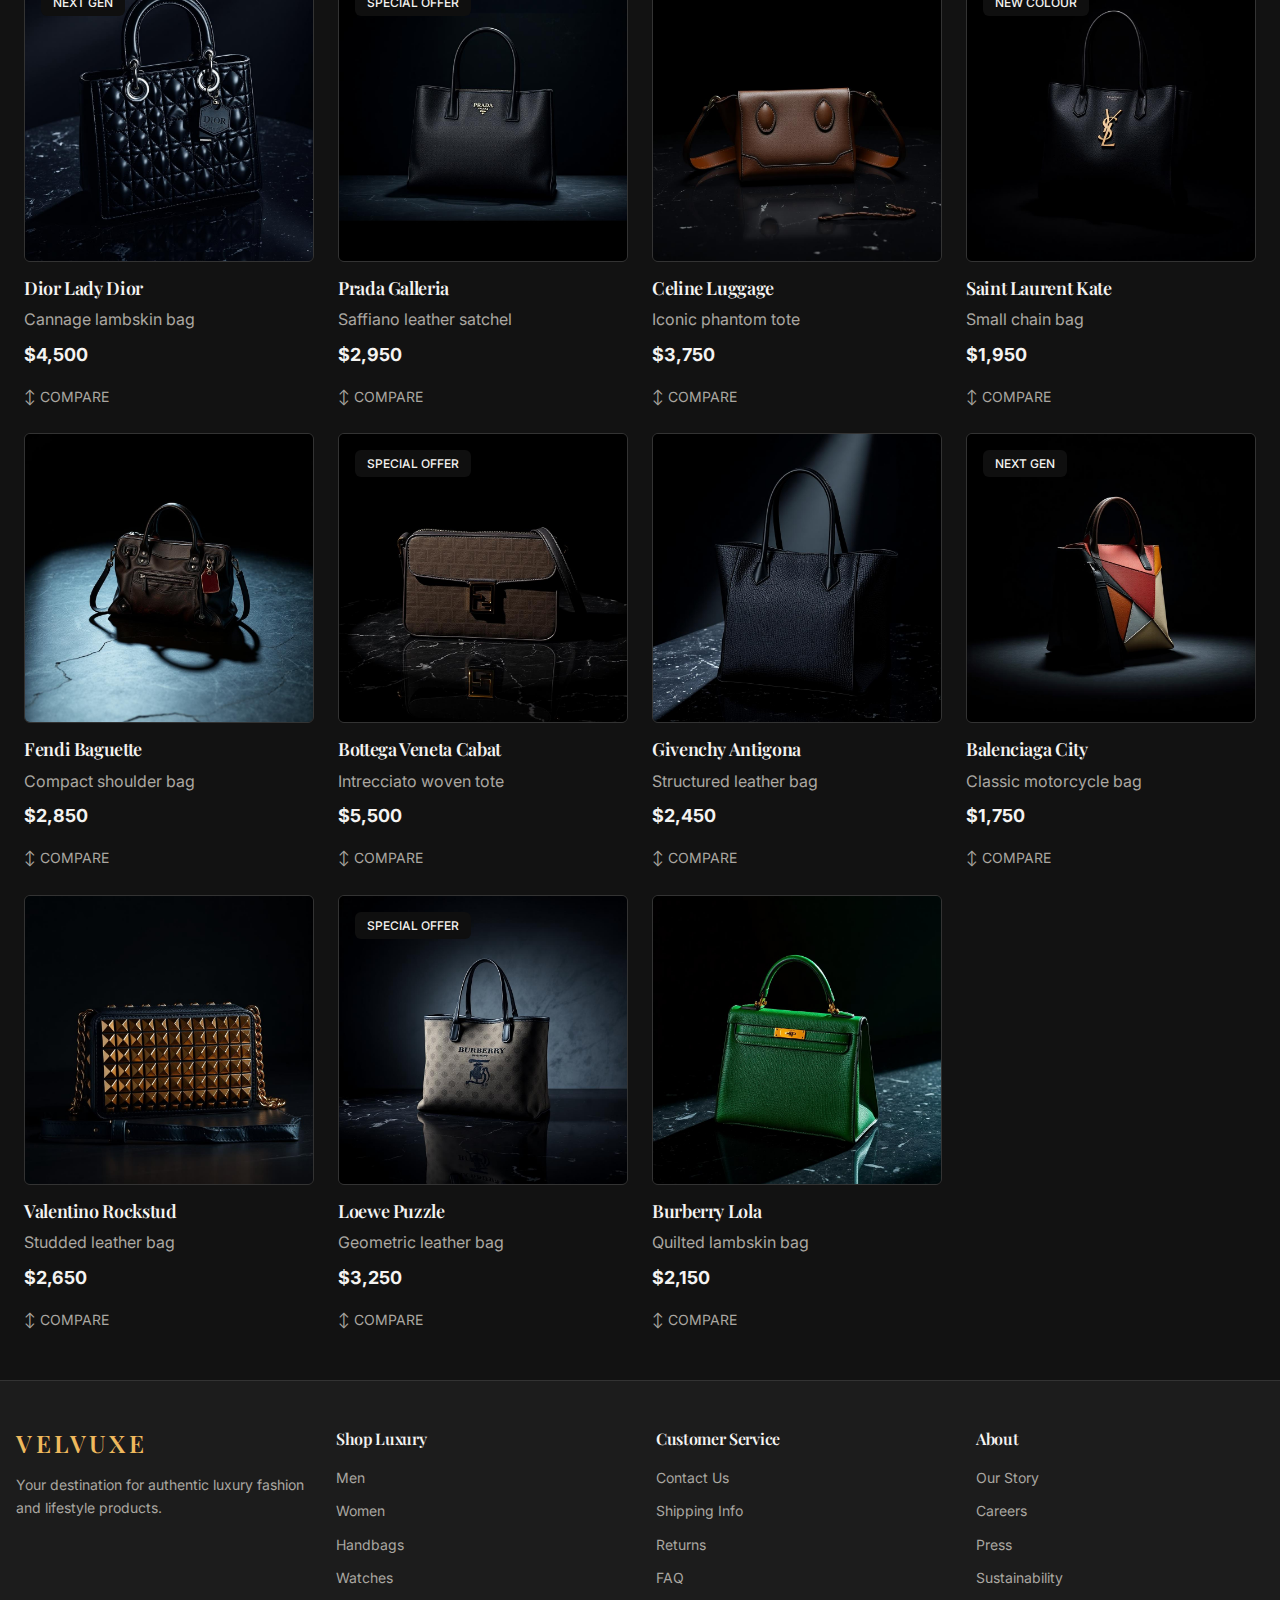
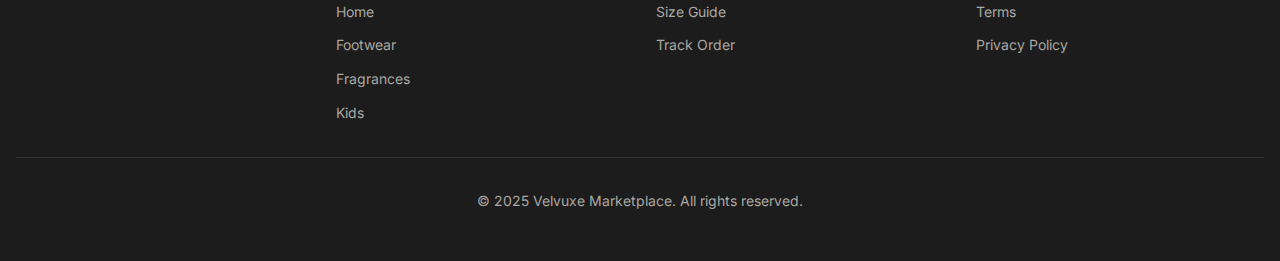
<file: Velvuxe2/handbags.html>
<!DOCTYPE html>
<html lang="en">
<head>
  <meta charset="utf-8">
  <meta name="viewport" content="width=device-width, initial-scale=1">
  <title>Designer Handbags - Velvuxe</title>
  <link rel="stylesheet" href="category-shared.css">
  <link rel="icon" href="../images/Favicon.jpeg" type="image/jpeg">
</head>
<body>
  <nav class="navigation">
    <div class="nav-container">
      <div class="nav-left">
        <a href="../index.html" class="logo"><h1>Velvuxe</h1></a>
        <ul class="nav-links">
          <li><a href="../index.html#home">Home</a></li>
          <li><a href="men.html">Men</a></li>
          <li><a href="women.html">Women</a></li>
          <li><a href="watches.html">Watches</a></li>
          <li><a href="handbags.html">Handbags</a></li>
          <li><a href="footwear.html">Footwear</a></li>
          <li><a href="fragrances.html">Fragrances</a></li>
        </ul>
      </div>

      <div class="nav-right">
        <div class="search-container">
          <img src="../images/search.png" alt="Search" class="icon search-icon">
          <input type="search" placeholder="Search luxury products..." class="search-input">
        </div>

        <div class="nav-actions">
          <button class="nav-icon-btn">
            <img src="../images/heart.png" alt="Wishlist" class="icon">
          </button>
          <a href="../login.html" class="nav-account-link">
            <button class="nav-icon-btn">
              <img src="../images/user.png" alt="Account" class="icon">
            </button>
          </a>
          <button class="nav-icon-btn">
            <img src="../images/shop.png" alt="Bag" class="icon">
          </button>
        </div>
      </div>
    </div>
  </nav>

  <div class="page">
    <section class="image-hero">
      <div class="hero-image" style="background-image: url('../images/hero-handbags.jpg');"></div>
      <div class="hero-overlay"></div>
      <div class="hero-content">
        <div class="container">
          <h1>DESIGNER HANDBAGS</h1>
          <p>Sophistication in every stitch. Browse our exclusive selection of designer handbags and leather goods.</p>
        </div>
      </div>
    </section>

    <section class="filters">
      <div class="container">
        <div class="filter-row">
          <button class="btn">
            FILTER
          </button>
          
          <div class="filter-buttons">
            <button class="btn btn-rounded active">ALL BAGS</button>
            <button class="btn btn-rounded btn-ghost">TOTE</button>
            <button class="btn btn-rounded btn-ghost">CROSSBODY</button>
            <button class="btn btn-rounded btn-ghost">CLUTCH</button>
          </div>

          <button class="btn btn-ghost">SORT BY ▾</button> 
        </div>
      </div>
    </section>

    <section class="products">
      <div class="container">
        <div class="product-grid">
          <a href="#" class="product-card">
            <div class="product-image-wrap">
              <div class="product-badge">SPECIAL OFFER</div>
              <img src="../images/Handbags/handbag-1-main.jpg" alt="Hermès Birkin 35" class="img-default">
              <img src="../images/Handbags/handbag-1-hover.jpg" alt="Hermès Birkin 35" class="img-hover">
            </div>
            <h3>Hermès Birkin 35</h3>
            <p class="product-desc">Iconic leather handbag</p>
            <p class="product-price">$12,500</p>
            <span class="product-compare">↕ COMPARE</span>
          </a>

          <a href="#" class="product-card">
            <div class="product-image-wrap">
              <div class="product-badge">NEW ARRIVAL</div>
              <img src="../images/Handbags/handbag-2-main.jpg" alt="Chanel Classic Flap" class="img-default">
              <img src="../images/Handbags/handbag-2-hover.jpg" alt="Chanel Classic Flap" class="img-hover">
            </div>
            <h3>Chanel Classic Flap</h3>
            <p class="product-desc">Quilted leather shoulder bag</p>
            <p class="product-price">$6,750</p>
            <span class="product-compare">↕ COMPARE</span>
          </a>

          <a href="#" class="product-card">
            <div class="product-image-wrap">
              <div class="product-badge">SPECIAL OFFER</div>
              <img src="../images/Handbags/handbag-3-main.jpg" alt="Louis Vuitton Neverfull" class="img-default">
              <img src="../images/Handbags/handbag-3-hover.jpg" alt="Louis Vuitton Neverfull" class="img-hover">
            </div>
            <h3>Louis Vuitton Neverfull</h3>
            <p class="product-desc">Monogram canvas tote</p>
            <p class="product-price">$1,850</p>
            <span class="product-compare">↕ COMPARE</span>
          </a>

          <a href="#" class="product-card">
            <div class="product-image-wrap">
              <img src="../images/Handbags/handbag-4-main.jpg" alt="Gucci Marmont" class="img-default">
              <img src="../images/Handbags/handbag-4-hover.jpg" alt="Gucci Marmont" class="img-hover">
            </div>
            <h3>Gucci Marmont</h3>
            <p class="product-desc">Matelassé leather bag</p>
            <p class="product-price">$2,250</p>
            <span class="product-compare">↕ COMPARE</span>
          </a>

          <a href="#" class="product-card">
            <div class="product-image-wrap">
              <div class="product-badge">NEXT GEN</div>
              <img src="../images/Handbags/handbag-5-main.jpg" alt="Dior Lady Dior" class="img-default">
              <img src="../images/Handbags/handbag-5-hover.jpg" alt="Dior Lady Dior" class="img-hover">
            </div>
            <h3>Dior Lady Dior</h3>
            <p class="product-desc">Cannage lambskin bag</p>
            <p class="product-price">$4,500</p>
            <span class="product-compare">↕ COMPARE</span>
          </a>

          <a href="#" class="product-card">
            <div class="product-image-wrap">
              <div class="product-badge">SPECIAL OFFER</div>
              <img src="../images/Handbags/handbag-6-main.jpg" alt="Prada Galleria" class="img-default">
              <img src="../images/Handbags/handbag-6-hover.jpg" alt="Prada Galleria" class="img-hover">
            </div>
            <h3>Prada Galleria</h3>
            <p class="product-desc">Saffiano leather satchel</p>
            <p class="product-price">$2,950</p>
            <span class="product-compare">↕ COMPARE</span>
          </a>

          <a href="#" class="product-card">
            <div class="product-image-wrap">
              <img src="../images/Handbags/handbag-8-main.jpg" alt="Celine Luggage" class="img-default">
              <img src="../images/Handbags/handbag-8-hover.jpg" alt="Celine Luggage" class="img-hover">
            </div>
            <h3>Celine Luggage</h3>
            <p class="product-desc">Iconic phantom tote</p>
            <p class="product-price">$3,750</p>
            <span class="product-compare">↕ COMPARE</span>
          </a>

          <a href="#" class="product-card">
            <div class="product-image-wrap">
              <div class="product-badge">NEW COLOUR</div>
              <img src="../images/Handbags/handbag-9-main.jpg" alt="Saint Laurent Kate" class="img-default">
              <img src="../images/Handbags/handbag-9-hover.jpg" alt="Saint Laurent Kate" class="img-hover">
            </div>
            <h3>Saint Laurent Kate</h3>
            <p class="product-desc">Small chain bag</p>
            <p class="product-price">$1,950</p>
            <span class="product-compare">↕ COMPARE</span>
          </a>

          <a href="#" class="product-card">
            <div class="product-image-wrap">
              <img src="../images/Handbags/handbag-10-main.jpg" alt="Fendi Baguette" class="img-default">
              <img src="../images/Handbags/handbag-10-hover.jpg" alt="Fendi Baguette" class="img-hover">
            </div>
            <h3>Fendi Baguette</h3>
            <p class="product-desc">Compact shoulder bag</p>
            <p class="product-price">$2,850</p>
            <span class="product-compare">↕ COMPARE</span>
          </a>

          <a href="#" class="product-card">
            <div class="product-image-wrap">
              <div class="product-badge">SPECIAL OFFER</div>
              <img src="../images/Handbags/handbag-11-main.jpg" alt="Bottega Veneta Cabat" class="img-default">
              <img src="../images/Handbags/handbag-11-hover.jpg" alt="Bottega Veneta Cabat" class="img-hover">
            </div>
            <h3>Bottega Veneta Cabat</h3>
            <p class="product-desc">Intrecciato woven tote</p>
            <p class="product-price">$5,500</p>
            <span class="product-compare">↕ COMPARE</span>
          </a>

          <a href="#" class="product-card">
            <div class="product-image-wrap">
              <img src="../images/Handbags/handbag-12-main.jpg" alt="Givenchy Antigona" class="img-default">
              <img src="../images/Handbags/handbag-12-hover.jpg" alt="Givenchy Antigona" class="img-hover">
            </div>
            <h3>Givenchy Antigona</h3>
            <p class="product-desc">Structured leather bag</p>
            <p class="product-price">$2,450</p>
            <span class="product-compare">↕ COMPARE</span>
          </a>

          <a href="#" class="product-card">
            <div class="product-image-wrap">
              <div class="product-badge">NEXT GEN</div>
              <img src="../images/Handbags/handbag-13-main.jpg" alt="Balenciaga City" class="img-default">
              <img src="../images/Handbags/handbag-13-hover.jpg" alt="Balenciaga City" class="img-hover">
            </div>
            <h3>Balenciaga City</h3>
            <p class="product-desc">Classic motorcycle bag</p>
            <p class="product-price">$1,750</p>
            <span class="product-compare">↕ COMPARE</span>
          </a>

          <a href="#" class="product-card">
            <div class="product-image-wrap">
              <img src="../images/Handbags/handbag-14-main.jpg" alt="Valentino Rockstud" class="img-default">
              <img src="../images/Handbags/handbag-14-hover.jpg" alt="Valentino Rockstud" class="img-hover">
            </div>
            <h3>Valentino Rockstud</h3>
            <p class="product-desc">Studded leather bag</p>
            <p class="product-price">$2,650</p>
            <span class="product-compare">↕ COMPARE</span>
          </a>

          <a href="#" class="product-card">
            <div class="product-image-wrap">
              <div class="product-badge">SPECIAL OFFER</div>
              <img src="../images/Handbags/handbag-15-main.jpg" alt="Loewe Puzzle" class="img-default">
              <img src="../images/Handbags/handbag-15-hover.jpg" alt="Loewe Puzzle" class="img-hover">
            </div>
            <h3>Loewe Puzzle</h3>
            <p class="product-desc">Geometric leather bag</p>
            <p class="product-price">$3,250</p>
            <span class="product-compare">↕ COMPARE</span>
          </a>

          <a href="#" class="product-card">
            <div class="product-image-wrap">
              <img src="../images/Handbags/handbag-16-main.jpg" alt="Burberry Lola" class="img-default">
              <img src="../images/Handbags/handbag-16-hover.jpg" alt="Burberry Lola" class="img-hover">
            </div>
            <h3>Burberry Lola</h3>
            <p class="product-desc">Quilted lambskin bag</p>
            <p class="product-price">$2,150</p>
            <span class="product-compare">↕ COMPARE</span>
          </a>
        </div>
      </div>
    </section>
  </div>

  <footer class="footer">
     <div class="f-container">
        <div class="f-grid">
            <div class="f-column">
                <h3 class="f-brand">VELVUXE</h3>
                <p class="f-description">Your destination for authentic luxury fashion and lifestyle products.</p>
            </div>

            <div class="f-column">
                <h4 class="f-heading">Shop Luxury</h4>
                <ul class="f-links">
                    <li><a>Men</a></li>
                    <li><a>Women</a></li>
                    <li><a>Handbags</a></li>
                    <li><a>Watches</a></li>
                    <li><a>Home</a></li>
                    <li><a>Footwear</a></li>
                    <li><a>Fragrances</a></li>
                    <li><a>Kids</a></li>
                </ul>
            </div>

            <div class="f-column">
                <h4 class="f-heading">Customer Service</h4>
                <ul class="f-links">
                    <li><a>Contact Us</a></li>
                    <li><a>Shipping Info</a></li>
                    <li><a>Returns</a></li>
                    <li><a>FAQ</a></li>
                    <li><a>Size Guide</a></li>
                    <li><a>Track Order</a></li>
                </ul>
            </div>

            <div class="f-column">
                <h4 class="f-heading">About</h4>
                <ul class="f-links">
                    <li><a>Our Story</a></li>
                    <li><a>Careers</a></li>
                    <li><a>Press</a></li>
                    <li><a>Sustainability</a></li>
                    <li><a>Terms</a></li>
                    <li><a>Privacy Policy</a></li>
                </ul>
            </div>
        </div>

        <div class="f-bottom">
            <p>&copy; 2025 Velvuxe Marketplace. All rights reserved.</p>
        </div>
    </div>
</footer>
</body>
</html>
</file>
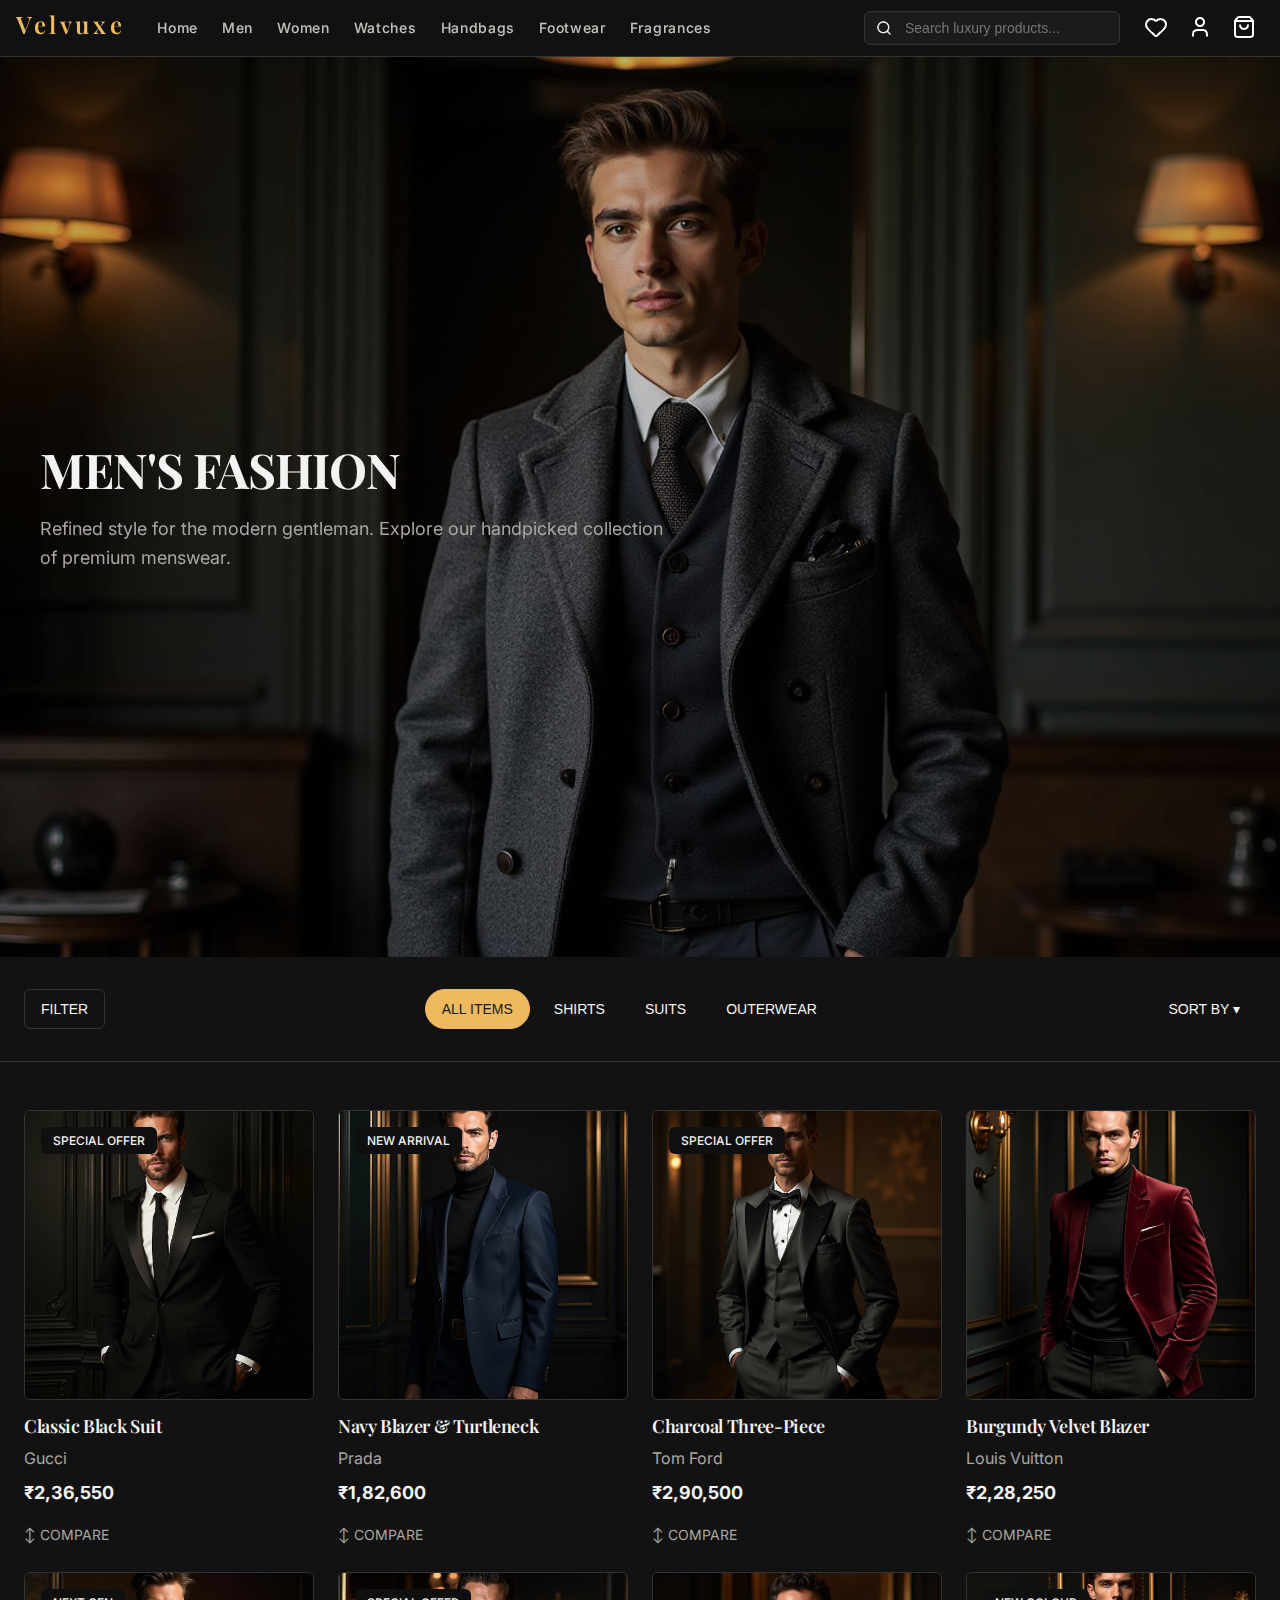
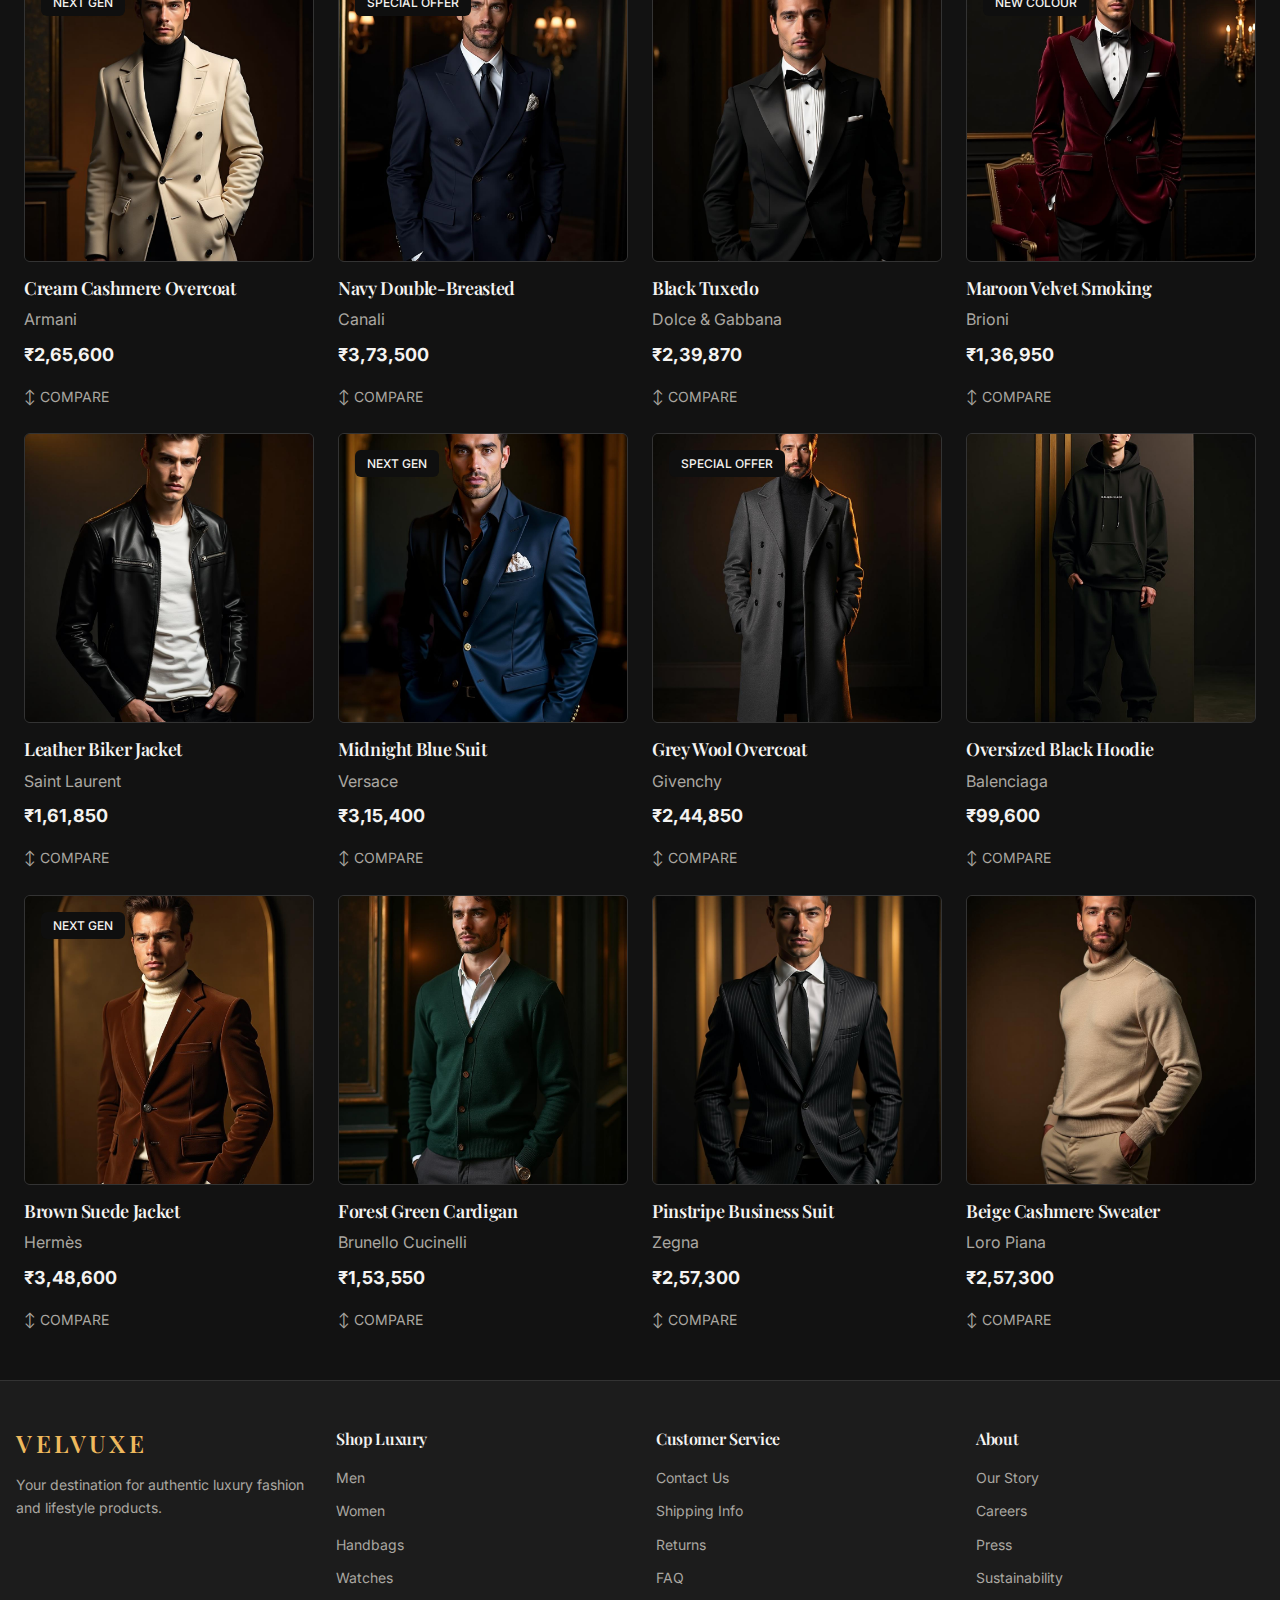
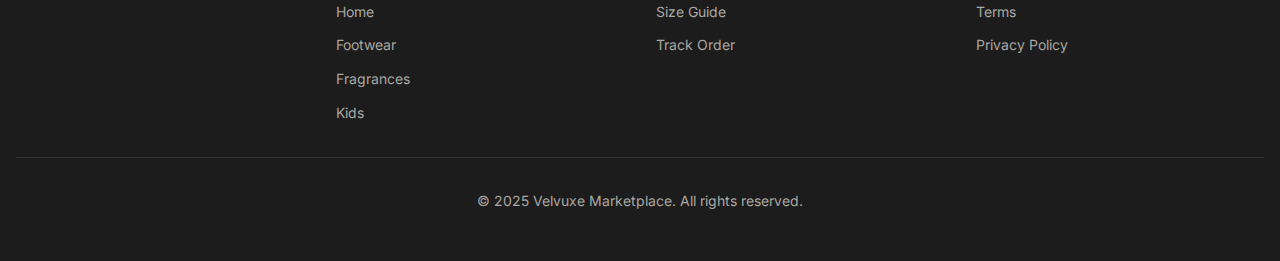
<file: Velvuxe2/men.html>
<!DOCTYPE html>
<html lang="en">
<head>
  <meta charset="utf-8">
  <meta name="viewport" content="width=device-width, initial-scale=1">
  <title>Men's Fashion - Velvuxe</title>
  <link rel="stylesheet" href="category-shared.css">
  <link rel="icon" href="../images/Favicon.jpeg" type="image/jpeg">
</head>
<body>
  <nav class="navigation">
    <div class="nav-container">
      <div class="nav-left">
        <a href="../index.html" class="logo"><h1>Velvuxe</h1></a>
        <ul class="nav-links">
          <li><a href="../index.html#home">Home</a></li>
          <li><a href="men.html">Men</a></li>
          <li><a href="women.html">Women</a></li>
          <li><a href="watches.html">Watches</a></li>
          <li><a href="handbags.html">Handbags</a></li>
          <li><a href="footwear.html">Footwear</a></li>
          <li><a href="fragrances.html">Fragrances</a></li>
        </ul>
      </div>

      <div class="nav-right">
        <div class="search-container">
          <img src="../images/search.png" alt="Search" class="icon search-icon">
          <input type="search" placeholder="Search luxury products..." class="search-input">
        </div>

        <div class="nav-actions">
          <button class="nav-icon-btn"><img src="../images/heart.png" alt="Wishlist" class="icon">
          </button>
          <a href="../login.html" class="nav-account-link">
            <button class="nav-icon-btn">
              <img src="../images/user.png" alt="Account" class="icon">
            </button></a>
          <button class="nav-icon-btn">
            <img src="../images/shop.png" alt="Bag" class="icon">
          </button>
        </div>
      </div>
    </div>
  </nav>

  <div class="page">
    <section class="image-hero">
      <div class="hero-image" style="background-image: url('../images/hero-mens-4.jpg');"></div>
      <div class="hero-overlay"></div>
      <div class="hero-content">
        <div class="container">
          <h1>MEN'S FASHION</h1>
          <p>Refined style for the modern gentleman. Explore our handpicked collection of premium menswear.</p>
        </div>
      </div>
    </section>

    <section class="filters">
      <div class="container">
        <div class="filter-row">
          <button class="btn">
            FILTER
          </button>
          
          <div class="filter-buttons">
            <button class="btn btn-rounded active">ALL ITEMS</button>
            <button class="btn btn-rounded btn-ghost">SHIRTS</button>
            <button class="btn btn-rounded btn-ghost">SUITS</button>
            <button class="btn btn-rounded btn-ghost">OUTERWEAR</button>
          </div>

          <button class="btn btn-ghost">SORT BY ▾</button>
        </div>
      </div>
    </section>

    <section class="products">
      <div class="container">
        <div class="product-grid">
          <a href="#" class="product-card">
            <div class="product-image-wrap">
              <div class="product-badge">SPECIAL OFFER</div>
              <img src="../images/men/mens-1-main.jpg" alt="Classic Black Suit" class="img-default">
              <img src="../images/men/mens-1-hover.jpg" alt="Classic Black Suit (alt view)" class="img-hover">
            </div>
            <h3>Classic Black Suit</h3>
            <p class="product-desc">Gucci</p>
            <p class="product-price">₹2,36,550</p>
            <span class="product-compare">↕ COMPARE</span>
          </a>

          <a href="#" class="product-card">
            <div class="product-image-wrap">
              <div class="product-badge">NEW ARRIVAL</div>
              <img src="../images/men/mens-2-main.jpg" alt="Navy Blazer & Turtleneck" class="img-default">
              <img src="../images/men/mens-2-hover.jpg" alt="Navy Blazer & Turtleneck (alt view)" class="img-hover">
            </div>
            <h3>Navy Blazer & Turtleneck</h3>
            <p class="product-desc">Prada</p>
            <p class="product-price">₹1,82,600</p>
            <span class="product-compare">↕ COMPARE</span>
          </a>

          <a href="#" class="product-card">
            <div class="product-image-wrap">
              <div class="product-badge">SPECIAL OFFER</div>
              <img src="../images/men/mens-3-main.jpg" alt="Charcoal Three-Piece" class="img-default">
              <img src="../images/men/mens-3-hover.jpg" alt="Charcoal Three-Piece (alt view)" class="img-hover">
            </div>
            <h3>Charcoal Three-Piece</h3>
            <p class="product-desc">Tom Ford</p>
            <p class="product-price">₹2,90,500</p>
            <span class="product-compare">↕ COMPARE</span>
          </a>

          <a href="#" class="product-card">
            <div class="product-image-wrap">
              <img src="../images/men/mens-4-main.jpg" alt="Burgundy Velvet Blazer" class="img-default">
              <img src="../images/men/mens-4-hover.jpg" alt="Burgundy Velvet Blazer (alt view)" class="img-hover">
            </div>
            <h3>Burgundy Velvet Blazer</h3>
            <p class="product-desc">Louis Vuitton</p>
            <p class="product-price">₹2,28,250</p>
            <span class="product-compare">↕ COMPARE</span>
          </a>

          <a href="#" class="product-card">
            <div class="product-image-wrap">
              <div class="product-badge">NEXT GEN</div>
              <img src="../images/men/mens-5-main.jpg" alt="Cream Cashmere Overcoat" class="img-default">
              <img src="../images/men/mens-5-hover.jpg" alt="Cream Cashmere Overcoat (alt view)" class="img-hover">
            </div>
            <h3>Cream Cashmere Overcoat</h3>
            <p class="product-desc">Armani</p>
            <p class="product-price">₹2,65,600</p>
            <span class="product-compare">↕ COMPARE</span>
          </a>

          <a href="#" class="product-card">
            <div class="product-image-wrap">
              <div class="product-badge">SPECIAL OFFER</div>
              <img src="../images/men/mens-17-main.jpg" alt="Navy Double-Breasted" class="img-default">
              <img src="../images/men/mens-17-hover.jpg" alt="Navy Double-Breasted (alt view)" class="img-hover">
            </div>
            <h3>Navy Double-Breasted</h3>
            <p class="product-desc">Canali</p>
            <p class="product-price">₹3,73,500</p>
            <span class="product-compare">↕ COMPARE</span>
          </a>

          <a href="#" class="product-card">
            <div class="product-image-wrap">
              <img src="../images/men/mens-18-main.jpg" alt="Black Tuxedo" class="img-default">
              <img src="../images/men/mens-18-hover.jpg" alt="Black Tuxedo (alt view)" class="img-hover">
            </div>
            <h3>Black Tuxedo</h3>
            <p class="product-desc">Dolce & Gabbana</p>
            <p class="product-price">₹2,39,870</p>
            <span class="product-compare">↕ COMPARE</span>
          </a>

          <a href="#" class="product-card">
            <div class="product-image-wrap">
              <div class="product-badge">NEW COLOUR</div>
              <img src="../images/men/mens-20-main.jpg" alt="Maroon Velvet Smoking" class="img-default">
              <img src="../images/men/mens-20-hover.jpg" alt="Maroon Velvet Smoking (alt view)" class="img-hover">
            </div>
            <h3>Maroon Velvet Smoking</h3>
            <p class="product-desc">Brioni</p>
            <p class="product-price">₹1,36,950</p>
            <span class="product-compare">↕ COMPARE</span>
          </a>

          <a href="#" class="product-card">
            <div class="product-image-wrap">
              <img src="../images/men/mens-6-main.jpg" alt="Leather Biker Jacket" class="img-default">
              <img src="../images/men/mens-6-hover.jpg" alt="Leather Biker Jacket (alt view)" class="img-hover">
            </div>
            <h3>Leather Biker Jacket</h3>
            <p class="product-desc">Saint Laurent</p>
            <p class="product-price">₹1,61,850</p>
            <span class="product-compare">↕ COMPARE</span>
          </a>

          <a href="#" class="product-card">
            <div class="product-image-wrap">
              <div class="product-badge">NEXT GEN</div>
              <img src="../images/men/mens-10-main.jpg" alt="Midnight Blue Suit" class="img-default">
              <img src="../images/men/mens-10-hover.jpg" alt="Midnight Blue Suit (alt view)" class="img-hover">
            </div>
            <h3>Midnight Blue Suit</h3>
            <p class="product-desc">Versace</p>
            <p class="product-price">₹3,15,400</p>
            <span class="product-compare">↕ COMPARE</span>
          </a>

          <a href="#" class="product-card">
            <div class="product-image-wrap">
              <div class="product-badge">SPECIAL OFFER</div>
              <img src="../images/men/mens-11-main.jpg" alt="Grey Wool Overcoat" class="img-default">
              <img src="../images/men/mens-11-hover.jpg" alt="Grey Wool Overcoat (alt view)" class="img-hover">
            </div>
            <h3>Grey Wool Overcoat</h3>
            <p class="product-desc">Givenchy</p>
            <p class="product-price">₹2,44,850</p>
            <span class="product-compare">↕ COMPARE</span>
          </a>

          <a href="#" class="product-card">
            <div class="product-image-wrap">
              <img src="../images/men/mens-12-main.jpg" alt="Oversized Black Hoodie" class="img-default">
              <img src="../images/men/mens-12-hover.jpg" alt="Oversized Black Hoodie (alt view)" class="img-hover">
            </div>
            <h3>Oversized Black Hoodie</h3>
            <p class="product-desc">Balenciaga</p>
            <p class="product-price">₹99,600</p>
            <span class="product-compare">↕ COMPARE</span>
          </a>

          <a href="#" class="product-card">
            <div class="product-image-wrap">
              <div class="product-badge">NEXT GEN</div>
              <img src="../images/men/mens-13-main.jpg" alt="Brown Suede Jacket" class="img-default">
              <img src="../images/men/mens-13-hover.jpg" alt="Brown Suede Jacket (alt view)" class="img-hover">
            </div>
            <h3>Brown Suede Jacket</h3>
            <p class="product-desc">Hermès</p>
            <p class="product-price">₹3,48,600</p>
            <span class="product-compare">↕ COMPARE</span>
          </a>

          <a href="#" class="product-card">
            <div class="product-image-wrap">
              <img src="../images/men/mens-14-main.jpg" alt="Forest Green Cardigan" class="img-default">
              <img src="../images/men/mens-14-hover.jpg" alt="Forest Green Cardigan (alt view)" class="img-hover">
            </div>
            <h3>Forest Green Cardigan</h3>
            <p class="product-desc">Brunello Cucinelli</p>
            <p class="product-price">₹1,53,550</p>
            <span class="product-compare">↕ COMPARE</span>
          </a>

          <a href="#" class="product-card">
            <div class="product-image-wrap">
              <img src="../images/men/mens-15-main.jpg" alt="Pinstripe Business Suit" class="img-default">
              <img src="../images/men/mens-15-hover.jpg" alt="Pinstripe Business Suit (alt view)" class="img-hover">
            </div>
            <h3>Pinstripe Business Suit</h3>
            <p class="product-desc">Zegna</p>
            <p class="product-price">₹2,57,300</p>
            <span class="product-compare">↕ COMPARE</span>
          </a>
          <a href="#" class="product-card">
            <div class="product-image-wrap">
              <img src="../images/men/mens-16-main.jpg" alt="Beige Cashmere Sweater" class="img-default">
              <img src="../images/men/mens-16-hover.jpg" alt="Beige Cashmere Sweater (alt view)" class="img-hover">
            </div>
            <h3>Beige Cashmere Sweater</h3>
            <p class="product-desc">Loro Piana</p>
            <p class="product-price">₹2,57,300</p>
            <span class="product-compare">↕ COMPARE</span>
          </a>
        </div>
      </div>
    </section>
  </div>

  <footer class="footer">
     <div class="f-container">
        <div class="f-grid">
            <div class="f-column">
                <h3 class="f-brand">VELVUXE</h3>
                <p class="f-description">Your destination for authentic luxury fashion and lifestyle products.</p>
            </div>

            <div class="f-column">
                <h4 class="f-heading">Shop Luxury</h4>
                <ul class="f-links">
                    <li><a>Men</a></li>
                    <li><a>Women</a></li>
                    <li><a>Handbags</a></li>
                    <li><a>Watches</a></li>
                    <li><a>Home</a></li>
                    <li><a>Footwear</a></li>
                    <li><a>Fragrances</a></li>
                    <li><a>Kids</a></li>
                </ul>
            </div>

            <div class="f-column">
                <h4 class="f-heading">Customer Service</h4>
                <ul class="f-links">
                    <li><a>Contact Us</a></li>
                    <li><a>Shipping Info</a></li>
                    <li><a>Returns</a></li>
                    <li><a>FAQ</a></li>
                    <li><a>Size Guide</a></li>
                    <li><a>Track Order</a></li>
                </ul>
            </div>

            <div class="f-column">
                <h4 class="f-heading">About</h4>
                <ul class="f-links">
                    <li><a>Our Story</a></li>
                    <li><a>Careers</a></li>
                    <li><a>Press</a></li>
                    <li><a>Sustainability</a></li>
                    <li><a>Terms</a></li>
                    <li><a>Privacy Policy</a></li>
                </ul>
            </div>
        </div>

        <div class="f-bottom">
            <p>&copy; 2025 Velvuxe Marketplace. All rights reserved.</p>
        </div>
    </div>
</footer>
</body>
</html>
</file>
<file: style.css>
* {
  box-sizing: border-box;
  margin: 0;
  padding: 0;
}

html,body{
  height: 100%;
}

body {
  font-family: 'Inter', system-ui, -apple-system, 'Segoe UI', Roboto, Helvetica, Arial;
  background: hsl(0, 0%, 7%);
  color: hsl(40, 10%, 95%);
  line-height: 1.6;
}

h1,h2,h3,h4,h5,h6 {
  font-family: 'Playfair Display', Georgia, serif;
  line-height: 1.2;
}

.container{
  max-width: 1400px;
  margin: 0 auto;
  padding: 0 1rem;
}

.flex {
  display: flex;
  align-items: center;
}

.navigation {
  position: sticky;
  top: 0;
  z-index: 1000;
  background: rgba(18, 18, 18, .95);
  backdrop-filter: blur(10px);
  border-bottom: 1px solid hsl(0, 0%, 20%);
}

.navigation.scrolled{
  position: sticky;
  top: 0;
  background: rgba(18, 18, 18, .95);
  backdrop-filter: blur(10px);
  border-bottom: 1px solid hsl(0, 0%, 20%);
  box-shadow: 0 2px 10px rgba(0, 0, 0, 0.15);
}

.nav-container{
  max-width: 1400px;
  margin: 0 auto;
  padding: 0 1rem;
  display: flex;
  align-items: center;
  justify-content: space-between;
  height: 3.5rem;
}
.nav-left{
  display: flex;
  align-items: center;
  gap: 2rem;
}
#logo{
  text-decoration: none;
  font-size: 1.5rem;
  letter-spacing: 0.13em;
  color: hsl(38, 82%, 65%);
  font-weight: 600;
  margin-bottom: 6px;
}

.nav-links{
  display: none;
  list-style: none;
  gap: 1.5rem;
}

.nav-links a{
  font-size: .875rem;
  font-weight: 500;
  color: rgba(242, 239, 233);
  text-decoration: none;
}

.nav-links a:hover {
  color: hsl(38, 82%, 65%);
}

.nav-right {
  display: flex;
  align-items: center;
  gap: 1rem;
}

.search-container{
  position: relative;
  display: none;
}

.search-input {
  padding: .5rem .75rem .5rem 2.5rem;
  width: 16rem;
  background: rgba(38, 38, 38, .5);
  border: 1px solid hsl(0, 0%, 20%);
  border-radius: .375rem;
  color: hsl(40, 10%, 95%);
  font-size: .875rem;
  outline: none;
}

.search-input:focus {
  border-color: hsl(38, 82%, 65%);
}

.nav-icon-btn {
  background: none;
  border: none;
  color: hsl(40, 10%, 95%);
  cursor: pointer;
  padding: .5rem;
  border-radius: .375rem;
}

.nav-icon-btn:hover {
  background: rgba(255, 255, 255, .04);
}

.nav-icon-btn i {
  width: 1.25rem;
  height: 1.25rem;
}

.hero {
  position: relative;
  height: 95vh;
  min-height: 500px;
  display: flex;
  align-items: center;
  justify-content: center;
  overflow: hidden;
}

.hero-image {
  position: absolute;
  inset: 0;
  background-image: url('images/luxury.jpeg');
  background-size: cover;
  background-position: center;
}

.hero-overlay{
  position: absolute;
  inset: 0;
  background: linear-gradient(
    to right,
    rgba(18, 18, 18, .95),
    rgba(18, 18, 18, .7),
    rgba(18, 18, 18, .3)
  );
}

.hero-content {
  position: relative;
  z-index: 10;
  max-width: 1400px;
  padding: 0 1rem;
  width: 100%;
}

.hero-text{
  max-width: 42rem;
}

.hero-title {
  font-size: 3rem;
  font-weight: 600;
  margin-bottom: 1.5rem;
  line-height: 1.1;
}

.title-span {
  display: block;
  color: hsl(38, 82%, 65%);
}

.hero-description{
  font-size: 1.125rem;
  color: rgba(242, 239, 233, .8);
  margin-bottom: 2rem;
  max-width: 32rem;
}

.hero-buttons {
  display: flex;
  gap: 1rem;
  flex-wrap: wrap;
}

.button{
  display: inline-flex;
  align-items: center;
  gap: .5rem;
  padding: .75rem 1.5rem;
  font-size: .875rem;
  font-weight: 600;
  border-radius: .375rem;
  cursor: pointer;
  border: none;
  text-decoration: none;
}

.primary {
  background: hsl(38, 82%, 65%);
  color: hsl(0, 0%, 10%);
}

.primary:hover{
  background: hsl(38, 82%, 60%);
}

.outline {
  background: transparent;
  color: hsl(40, 10%, 95%);
  border: 1px solid rgba(217, 170, 107, .5);
}

.outline:hover{
  background: rgba(217, 170, 107, .08);
}

.category-section {
  padding: 5rem 1rem;
}

.section-header{
  text-align: center;
  margin-bottom: 3rem;
}

.section-title {
  font-size: 2.5rem;
  font-weight: 600;
  margin-bottom: 1rem;
}

.section-subtitle{
  color: hsl(40, 5%, 65%);
  font-size: 1.125rem;
}

.category-grid{
  display: grid;
  grid-template-columns: 1fr;
  gap: 1.5rem;
}

.category-card {
  display: block;
  text-decoration: none;
  border-radius: .375rem;
  overflow: hidden;
  background: hsl(0, 0%, 10%);
  border: 1px solid hsl(0, 0%, 20%);
  transition: transform .25s, box-shadow .25s;
}

.category-card:hover{
  box-shadow: 0 8px 30px -8px rgba(0, 0, 0, .5);
  transform: scale(1.02);
}

.category-image-container{
  position: relative;
  aspect-ratio: 1;
  overflow: hidden;
}

.category-image {
  width: 100%;
  height: 100%;
  object-fit: cover;
  transition: transform .5s;
}

.category-card:hover .category-image{
  transform: scale(1.1);
}

.category-overlay{
  position: absolute;
  inset: 0;
  background: linear-gradient(
    to top,
    hsl(0, 0%, 7%),
    rgba(18, 18, 18, .2),
    transparent
  );
  opacity: .6;
}

.category-info{
  position: absolute;
  bottom: 0;
  left: 0;
  right: 0;
  padding: 1.5rem;
}

.category-name{
  font-size: 1.5rem;
  color: hsl(40, 10%, 95%);
  margin-bottom: .5rem;
}

.category-link-text{
  color: hsl(38, 82%, 65%);
  font-size: .875rem;
  font-weight: 500;
  opacity: 0;
}

.category-card:hover .category-link-text{
  opacity: 1;
}

.t-section{
  padding: 4rem 1rem;
  background: rgba(38, 38, 38, .3);
}

.t-container {
  max-width: 1400px;
  margin: 0 auto;
  display: grid;
  grid-template-columns: 1fr;
  gap: 2rem;
}

.t-badge{
  display: flex;
  flex-direction: column;
  align-items: center;
  text-align: center;
  padding: 1.5rem;
}

.b-icon{
  width: 4rem;
  height: 4rem;
  display: flex;
  align-items: center;
  justify-content: center;
  border-radius: 50%;
  background: rgba(217, 170, 107, .1);
  margin-bottom: 1rem;
}

.b-icon i {
  width: 2rem;
  height: 2rem;
  color: hsl(38, 82%, 65%);
}

.b-title{
  font-size: 1.125rem;
  font-weight: 600;
  margin-bottom: .5rem;
}

.b-description {
  color: hsl(40, 5%, 65%);
  font-size: .875rem;
}

.n-section {
  padding: 5rem 1rem;
  background: linear-gradient(135deg, hsl(38, 82%, 65%), hsl(45, 95%, 75%));
}

.n-container{
  max-width: 42rem;
  margin: 0 auto;
  text-align: center;
}

.n-title {
  font-size: 2.5rem;
  color: hsl(0, 0%, 10%);
  margin-bottom: 1rem;
}

.n-para{
  color: rgba(18, 18, 18, .8);
  margin-bottom: 2rem;
}

.n-form{
  display: flex;
  gap: .75rem;
  max-width: 28rem;
  margin: 0 auto;
}

.n-input {
  flex: 1;
  padding: .75rem 1rem;
  border: none;
  border-radius: .375rem;
  background: rgba(255, 255, 255, .9);
  color: hsl(0, 0%, 10%);
  font-size: 1rem;
}

.n-btn{
  padding: .75rem 2rem;
  background: hsl(0, 0%, 10%);
  color: hsl(38, 82%, 65%);
  border: none;
  border-radius: .375rem;
  font-weight: 600;
  cursor: pointer;
}

.n-btn:hover {
  background: hsl(0, 0%, 5%);
}


.footer{
  background: rgba(38, 38, 38, .5);
  border-top: 1px solid hsl(0, 0%, 20%);
}

.f-container{
  max-width: 1400px;
  margin: 0 auto;
  padding: 3rem 1rem;
}

.f-grid {
  display: grid;
  grid-template-columns: 1fr;
  gap: 2rem;
  margin-bottom: 2rem;
}

.f-column {
  display: flex;
  flex-direction: column;
}

.f-brand {
  font-size: 1.5rem;
  color: hsl(38, 82%, 65%);
  letter-spacing: .15em;
  margin-bottom: 1rem;
}

.f-description {
  color: hsl(40, 5%, 65%);
  font-size: .875rem;
  margin-bottom: 1rem;
}

.f-heading {
  font-size: 1rem;
  font-weight: 600;
  color: hsl(40, 10%, 95%);
  margin-bottom: 1rem;
}

.f-links {
  list-style: none;
  display: flex;
  flex-direction: column;
  gap: .5rem;
}

.f-links a{
  color: hsl(40, 5%, 65%);
  font-size: .875rem;
  text-decoration: none;
}

.f-links a:hover{
  color: hsl(38, 82%, 65%);
}

.f-bottom{
  border-top: 1px solid hsl(0, 0%, 20%);
  padding-top: 2rem;
  text-align: center;
  color: hsl(40, 5%, 65%);
  font-size: .875rem;
}
.navigation:not(.scrolled) .logo{
  color: rgba(242, 239, 233, .95);
}

.navigation.scrolled .logo{
  color: hsl(38, 82%, 65%);
}

@media (min-width: 768px) {
  .nav-links { display: flex; }
  .search-container { display: block; }
  .mobile-menu-btn { display: none; }
  .hero-title { font-size: 4.5rem; }
  .hero-description { font-size: 1.25rem; }
  .category-grid{grid-template-columns:repeat(2,1fr)}
  .t-container{grid-template-columns:repeat(3,1fr)}
  .f-grid{grid-template-columns:repeat(2,1fr)}
}

@media (min-width: 1024px){
  .category-grid{grid-template-columns:repeat(3,1fr)}
  .f-grid{grid-template-columns:repeat(4,1fr)}
  .section-title{font-size:3rem}
}

@keyframes fadeI{
  from
  {
    opacity: 0;
    transform: translateY(20px);
  }
  to
  {
    opacity: 1;
    transform: none;
  }
}

.category-card{
  animation: fadeIn .6s ease forwards;
}

.category-card:nth-child(1){
  animation-delay: .1s;
}

.category-card:nth-child(2){
  animation-delay: .2s;
}

.category-card:nth-child(3){
  animation-delay: .3s;
}

.category-card:nth-child(4){
  animation-delay: .4s;
}

.category-card:nth-child(5){
  animation-delay: .5s;
}

.category-card:nth-child(6){
  animation-delay: .6s;
}
</file>
<file: login.css>
body {
    background: hsl(0, 0%, 7%);
    margin: 0;
    font-family: 'Inter', 'system-ui', sans-serif;
    color: hsl(40, 10%, 95%);
    min-height: 100vh;
    line-height: 1.6;
}
.btn {
    display: inline-flex;
    align-items: center;
    gap: 0.5rem;
    padding: 0.75rem 1.5rem;
    font-size: 0.875rem;
    font-weight: 600;
    border-radius: 0.375rem;
    cursor: pointer;
    transition: all 0.3s ease;
    border: none;
    text-decoration: none;
}
a {
    color: hsl(38, 82%, 65%);
    text-decoration: none;
    transition: color 0.2s;
}

.navigation {
    position: sticky;
    top: 0;
    z-index: 1000;
    width: 100%;
    background-color:  rgba(18, 18, 18, 0.95);
    border-bottom: 1px solid hsl(0, 0%, 20%);
}

.nav-container {
    max-width: 1400px;
    margin: 0 auto;
    padding: 0 1rem;
}
.nav-content {
    display: flex;
    justify-content: space-between;
    align-items: center;
    height: 3.5rem;
}

.logo h1 {
    font-family: 'Playfair Display', Georgia, serif;
    color: hsl(38, 82%, 65%);
    font-size: 1.5rem;
    letter-spacing: 0.15em;
    text-decoration: none;
    font-weight: 600;
}

.login-section {
    display: flex;
    justify-content: center;
    align-items: center;
    padding: 3rem 1rem;
    background-color: linear-gradient(135deg, rgba(18, 18, 18, 0.95), rgba(38, 38, 38, 0.5));
}

.login-container {
    width: 100%;
    max-width: 28rem;
}

.login-card {
    background-color: rgba(38, 38, 38, 0.5);
    border-radius: 0.75rem;
    padding-top: 1.5rem;
    padding-left: 2.5rem;
    padding-right: 2.5rem;
    padding-bottom: 1.5rem;
    box-shadow:  0 8px 30px -8px hsl(0, 0%, 0%, 0.5);
    border: 1px solid hsl(0, 0%, 20%);
    backdrop-filter: blur(10px)
}

.login-header {
    text-align: center;
    margin-bottom: 2rem;
}

.login-title {
    font-family: 'Playfair Display', Georgia , serif;
    font-size: 2rem;
    color: hsl(40, 10%, 95%);
    margin-bottom: 0.5rem;
    font-weight: 600;
}

.login-subtitle {
    font-size: 0.875rem;
    color: hsl(40, 5%, 65%);
}
.form-group {
    display: flex;
    flex-direction: column;
    gap: 0.5rem;
}

.form-label {
    font-size: 0.875rem;
    font-weight: 500;
    color: hsl(40, 10%, 95%);
}

.input-wrapper {
    position: relative;
}
.form-input {
    width: 80%;
    padding: 0.8rem 1.8rem;
    background-color: rgba(18, 18, 18, 0.5);
    border: 1px solid hsl(0, 0%, 20%);
    border-radius: 0.375rem;
    color: hsl(40, 10%, 95%);
    font-size: 0.875rem;
    outline: none;
    transition: all 0.3s ease;
    margin-bottom: 1.25rem;
}

.form-input:focus {
    border-color: hsl(38, 82%, 65%);
    box-shadow: 0 0 0 3px rgba(217, 170, 107, 0.1);
}

.form-input::placeholder {
    color: rgba(242, 239, 233, 0.4);
}

.toggle-password {
    position: absolute;
    right: 1rem;
    top: 50%;
    transform: translateY(-50%);
    background: none;
    border: none;
    color: hsl(40, 5%, 65%);
    cursor: pointer;
    padding: 0.25rem;
    transition: color 0.3s ease;
}

.toggle-password:hover {
    color: hsl(38, 82%, 65%);
}

.eye-icon {
    width: 1.25rem;
    height: 1.25rem;
}

.form-options {
    display: flex;
    align-items: center;
    justify-content: space-between;
    font-size: 0.875rem;
}

.checkbox-label {
    display: flex;
    align-items: center;
    gap: 0.5rem;
    cursor: pointer;
    margin-bottom: 1rem;
}

.checkbox-input {
    width: 1rem;
    height: 1rem;
    cursor: pointer;
    accent-color: hsl(38, 82%, 65%);
}

.checkbox-text {
    color: hsl(40, 10%, 95%);
    user-select: none;
}

.forgot-link {
    color: hsl(38, 82%, 65%);
    text-decoration: none;
    font-weight: 500;
    transition: opacity 0.3s ease;
    margin-bottom: 1rem;
}

.forgot-link:hover {
    opacity: 0.8;
}

.login-btn {
    display: flex;
    justify-content: center;
    align-self: center;
    width: 96.5%;
    margin-top: 0.5rem;
    margin-bottom: 0.5rem;
    font-size: 1rem;
    background-color: hsl(38, 82%, 65%);
    color: hsl(0, 0%, 10%);
    box-shadow: 0 4px 20px -2px hsl(38, 82%, 65%, 0.3);
}
.btn-primary:hover {
    background-color: hsl(38, 82%, 60%);
    transform: translateY(-2px);
}
.divider {
    position: relative;
    text-align: center;
    margin: 1rem 0;
}

.divider-text {
    background-color: rgba(38, 38, 38, 0.5);
    padding: 0 1rem;
    color: hsl(40, 5%, 65%);
    font-size: 0.75rem;
    text-transform: uppercase;
    letter-spacing: 0.05em;
    margin-bottom: 1rem;
}

.social-login {
    display: grid;
    grid-template-columns: repeat(2, 1fr);
    gap: 0.75rem;
}

.social-btn {
    display: flex;
    align-items: center;
    justify-content: center;
    gap: 0.5rem;
    padding: 0.75rem;
    background-color: rgba(18, 18, 18, 0.5);
    border: 1px solid hsl(0, 0%, 20%);
    border-radius: 0.375rem;
    color: hsl(40, 10%, 95%);
    font-size: 0.875rem;
    font-weight: 500;
    cursor: pointer;
    transition: all 0.3s ease;
}

.social-btn:hover {
    border-color: hsl(38, 82%, 65%);
    background-color: rgba(217, 170, 107, 0.05);
}

.social-icon {
    width: 1.125rem;
    height: 1.125rem;
}

.f-divider {
    border: none;
    height: 0.6px;
    background-color: hsl(0, 0%, 20%);
    margin-top: 1rem;
}
.footer {
    background: transparent;
    padding: 1rem 0 0.7rem 0;
    color: hsl(40, 5%, 65%);
    font-size: 0.98rem;
    text-align: center;
}

.footer-container {
    max-width: 1200px;
    margin: 0 auto;
}

.footer-bottom {
    color: hsl(40, 5%, 65%);
}
.login-card {
    animation: fadeIn 0.5s ease forwards;
}
@media (max-width: 640px) {
    .login-card {
        padding: 2rem 1.5rem;
    }
    
    .login-title {
        font-size: 1.75rem;
    }
    
    .social-login {
        grid-template-columns: 1fr;
    }
}
</file>
<file: Velvuxe2/category-shared.css>
@import url('https://fonts.googleapis.com/css2?family=Inter:wght@300;400;500;600;700&family=Playfair+Display:wght@400;500;600;700&display=swap');


* {
  box-sizing: border-box;
  margin: 0;
  padding: 0;
}

html,body {
  height: 100%;
}

body {
  font-family: 'Inter', system-ui, -apple-system, 'Segoe UI', Roboto, Helvetica, Arial;
  background: hsl(0, 0%, 7%);
  color: hsl(40, 10%, 95%);
  line-height: 1.6;
}

h1,h2,h3,h4,h5,h6 {
  font-family: 'Playfair Display', Georgia, serif;
  line-height: 1.2;
  letter-spacing: -0.02em;
}

h1 {
  font-size: 3rem;
  font-weight: 700;
  margin-bottom: 1rem;
}

h3 {
  font-size: 1.125rem;
  font-weight: 600;
  margin-bottom: .5rem;
}

.container {
  max-width: 1400px;
  margin: 0 auto;
  padding: 0 1.5rem;
}

.page {
  min-height: 100vh;
  display: flex;
  flex-direction: column;
}

.hero {
  padding: 4rem 0;
  background: hsl(0, 0%, 10%);
  text-align: center;
}

.hero p {
  font-size: 1.125rem;
  color: hsl(40, 5%, 65%);
  max-width: 48rem;
  margin: 0 auto;
}

.video-hero {
  position: relative;
  height: 100vh;
  min-height: 500px;
  display: flex;
  align-items: center;
  justify-content: center;
  overflow: hidden;
  background: transparent;
}

.video-hero .video-background {
  position: absolute;
  inset: 0;
  width: 100%;
  height: 100%;
  object-fit: cover;
  -o-object-fit: cover;
  filter: none;
  transform: translateZ(0);
  backface-visibility: hidden;
  will-change: transform;
}

.video-hero .video-overlay {
  position: absolute;
  inset: 0;
  background: linear-gradient(
    to right,
    rgba(18,18,18,0.45),
    rgba(18,18,18,0.35),
    rgba(18,18,18,0.15)
  );
  pointer-events: none;
}

.video-hero .hero-content {
  position: relative;
  z-index: 10;
  max-width: 1400px;
  padding: 0 1rem;
  width: 100%;
  text-align: left;
  color: hsl(40, 10%, 95%);
}

.video-hero .hero-content h1 {
  font-family: 'Playfair Display', Georgia, serif;
  font-size: 3rem;
  font-weight: 700;
  margin-bottom: 1rem;
}

.video-hero .hero-content p {
  color: hsl(40, 5%, 65%);
  font-size: 1.125rem;
  max-width: 40rem;
}

.video-hero .hero-fallback {
  display: none;
}

@media (prefers-reduced-motion: reduce) {
  .video-hero .video-background {
    display: none;
  }
  .video-hero .hero-fallback {
    display: block;
  }
}

.image-hero {
  position: relative;
  height: 100vh;
  min-height: 500px;
  display: flex;
  align-items: center;
  justify-content: center;
  overflow: hidden;
  background: transparent;
}

.image-hero .hero-image {
  position: absolute;
  inset: 0;
  width: 100%;
  height: 100%;
  background-size: cover;
  background-position: center;
  transform: translateZ(0);
  backface-visibility: hidden;
  will-change: transform;
}

.image-hero .hero-overlay {
  position: absolute;
  inset: 0;
  background: linear-gradient(rgba(4,4,4,0.25), rgba(4,4,4,0.25));
  pointer-events: none;
}

.image-hero .hero-content {
  position: relative;
  z-index: 10;
  max-width: 1400px;
  padding: 0 1rem;
  width: 100%;
  text-align: left;
  color: hsl(40, 10%, 95%);
}

.image-hero .hero-content h1 {
  font-family: 'Playfair Display', Georgia, serif;
  font-size: 3rem;
  font-weight: 700;
  margin-bottom: 1rem;
}

.image-hero .hero-content p {
  color: hsl(40, 5%, 65%);
  font-size: 1.125rem;
  max-width: 40rem;
}

.filters {
  padding: 2rem 0;
  border-bottom: 1px solid hsl(0, 0%, 20%);
}

.filter-row {
  display: flex;
  flex-wrap: wrap;
  align-items: center;
  justify-content: space-between;
  gap: 1rem;
}

.filter-buttons {
  display: flex;
  flex-wrap: wrap;
  gap: .5rem;
}

.btn {
  display: inline-flex;
  align-items: center;
  justify-content: center;
  gap: .5rem;
  height: 40px;
  padding: 0 16px;
  border-radius: .375rem;
  background: transparent;
  color: hsl(40, 10%, 95%);
  border: 1px solid hsl(0, 0%, 20%);
  font-size: .875rem;
  font-weight: 500;
  text-decoration: none;
  cursor: pointer;
  transition: all .2s ease;
}

.btn:hover {
  background: rgba(255,255,255, .04);
}

.btn.active {
  background-color: hsl(38, 82%, 65%);
  color: hsl(0, 0%, 10%);
  border-color: hsl(38, 82%, 65%);
}

.btn-ghost {
  border: none;
}

.btn-ghost:hover {
  background: rgba(255,255,255, .02);
}

.btn-rounded {
  border-radius: 9999px;
}

.products {
  padding: 3rem 0;
}

.product-grid {
  display: grid;
  grid-template-columns: repeat(auto-fill, minmax(270px, 1fr));
  gap: 1.5rem;
}

.product-card {
  text-decoration: none;
  color: inherit;
  display: block;
}

.product-image-wrap {
  position: relative;
  background: hsl(0, 0%, 10%);
  border-radius: .375rem;
  overflow: hidden;
  margin-bottom: 1rem;
  aspect-ratio: 1;
  border: 1px solid hsl(0, 0%, 20%);
}

.product-badge {
  position: absolute;
  top: 1rem;
  left: 1rem;
  background: hsl(0, 0%, 6%);
  color: hsl(40, 10%, 95%);
  padding: .25rem .75rem;
  font-size: .75rem;
  font-weight: 500;
  z-index: 10;
  border-radius: .375rem;
}

.product-image-wrap img {
  width: 100%;
  height: 100%;
  object-fit: cover;
  transition: opacity .3s ease, transform .5s ease;
}

.img-hover {
  position: absolute;
  top: 0;
  left: 0;
  opacity: 0;
}

.product-card:hover .img-hover {
  opacity: 1;
}

.product-card:hover img {
  transform: scale(1.02);
}

.product-card h3 {
  transition: color .2s ease;
}

.product-card:hover h3 {
  color: hsl(38, 82%, 65%);
}

.product-desc {
  color: hsl(40, 5%, 65%);
  margin-bottom: .5rem;
}

.product-price {
  font-size: 1.125rem;
  font-weight: 700;
  margin-bottom: .5rem;
}

.product-compare {
  display: inline-block;
  margin-top: .5rem;
  font-size: .875rem;
  color: hsl(40, 5%, 65%);
  text-decoration: none;
  transition: color .2s ease;
}

.product-compare:hover {
  color: hsl(38, 82%, 65%);
}

.navigation {
  position: sticky;
  top: 0;
  z-index: 1000;
  background: rgba(18, 18, 18, .95);
  backdrop-filter: blur(10px);
  border-bottom: 1px solid hsl(0, 0%, 20%);
}

.navigation.scrolled{
  position: sticky;
  top: 0;
  background: rgba(18, 18, 18, .95);
  backdrop-filter: blur(10px);
  border-bottom: 1px solid hsl(0, 0%, 20%);
  box-shadow: 0 2px 10px rgba(0, 0, 0, 0.15);
}

.nav-container{
  max-width: 1400px;
  margin: 0 auto;
  padding: 0 1rem;
  display: flex;
  align-items: center;
  justify-content: space-between;
  height: 3.5rem;
}

.nav-left{
  display: flex;
  align-items: center;
  gap: 2rem;
}

.logo{
  text-decoration: none;
}

.logo h1 {
  font-size: 1.5rem;
  letter-spacing: 0.15em;
  color: hsl(38, 82%, 65%);
  font-weight: 600;
  margin-top: 0.60rem;
}

.nav-links{
  display: none;
  list-style: none;
  gap: 1.5rem;
}

.nav-links a{
  font-size: .875rem;
  font-weight: 500;
  color: rgba(242, 239, 233, .8);
  text-decoration: none;
  letter-spacing: .05em;
  transition: color .25s;
}

.nav-links a:hover {
  color: hsl(38, 82%, 65%);
}

.nav-right {
  display: flex;
  align-items: center;
  gap: 1rem;
}

.search-container{
  position: relative;
  display: none;
}

.search-icon{
  position: absolute;
  left: .75rem;
  top: 50%;
  transform: translateY(-50%);
  width: 1rem;
  height: 1rem;
  color: hsl(40, 5%, 65%);
}

.search-input {
  padding: .5rem .75rem .5rem 2.5rem;
  width: 16rem;
  background: rgba(38, 38, 38, .5);
  border: 1px solid hsl(0, 0%, 20%);
  border-radius: .375rem;
  color: hsl(40, 10%, 95%);
  font-size: .875rem;
  outline: none;
  transition: box-shadow .2s, border-color .2s;
}

.search-input:focus {
  border-color: hsl(38, 82%, 65%);
  box-shadow: 0 0 0 2px rgba(217, 170, 107, .12);
}

.nav-icon-btn {
  background: none;
  border: none;
  color: hsl(40, 10%, 95%);
  cursor: pointer;
  padding: .5rem;
  border-radius: .375rem;
  transition: background-color .2s;
}

.nav-icon-btn:hover {
  background: rgba(255, 255, 255, .04);
}

.nav-icon-btn i {
  width: 1.25rem;
  height: 1.25rem;
}

.mobile-menu-btn {
  display: inline-flex;
}


.nav-left .mobile-menu-btn i,
.nav-left .mobile-menu-btn .menu-label,
.nav-icon-btn i {
  color: rgba(242, 239, 233, .95);
}


.navigation:not(.scrolled) .logo{
  color: rgba(242, 239, 233, .95);
}

.navigation.scrolled .logo{
  color: hsl(38, 82%, 65%);
}

.footer{
  background: rgba(38, 38, 38, .5);
  border-top: 1px solid hsl(0, 0%, 20%);
}

.f-container{
  max-width: 1400px;
  margin: 0 auto;
  padding: 3rem 1rem;
}

.f-grid {
  display: grid;
  grid-template-columns: 1fr;
  gap: 2rem;
  margin-bottom: 2rem;
}

.f-column {
  display: flex;
  flex-direction: column;
}

.f-brand {
  font-size: 1.5rem;
  color: hsl(38, 82%, 65%);
  letter-spacing: .15em;
  margin-bottom: 1rem;
}

.f-description {
  color: hsl(40, 5%, 65%);
  font-size: .875rem;
  margin-bottom: 1rem;
}

.f-heading {
  font-size: 1rem;
  font-weight: 600;
  color: hsl(40, 10%, 95%);
  margin-bottom: 1rem;
}

.f-links {
  list-style: none;
  display: flex;
  flex-direction: column;
  gap: .5rem;
}

.f-links a{
  color: hsl(40, 5%, 65%);
  font-size: .875rem;
  text-decoration: none;
}

.f-links a:hover{
  color: hsl(38, 82%, 65%);
}

.f-bottom{
  border-top: 1px solid hsl(0, 0%, 20%);
  padding-top: 2rem;
  text-align: center;
  color: hsl(40, 5%, 65%);
  font-size: .875rem;
}
@media (min-width: 768px) {
  .nav-links { display: flex; }
  .search-container { display: block; }
  .mobile-menu-btn { display: none; }
  .f-grid{grid-template-columns:repeat(2,1fr)}
}

@media (min-width: 1024px){
  .f-grid{grid-template-columns:repeat(4,1fr)}
}

@media (max-width: 768px) {
  h1 {
    font-size: 2rem;
  }

  .filter-row {
    flex-direction: column;
    align-items: stretch;
  }

  .filter-buttons {
    justify-content: center;
  }

  .product-grid {
    grid-template-columns: repeat(auto-fill, minmax(220px, 1fr));
  }
}

.btn:focus,
.product-card:focus {
  outline: 2px solid rgba(217, 170, 107, .12);
  outline-offset: 2px;
}
</file>
